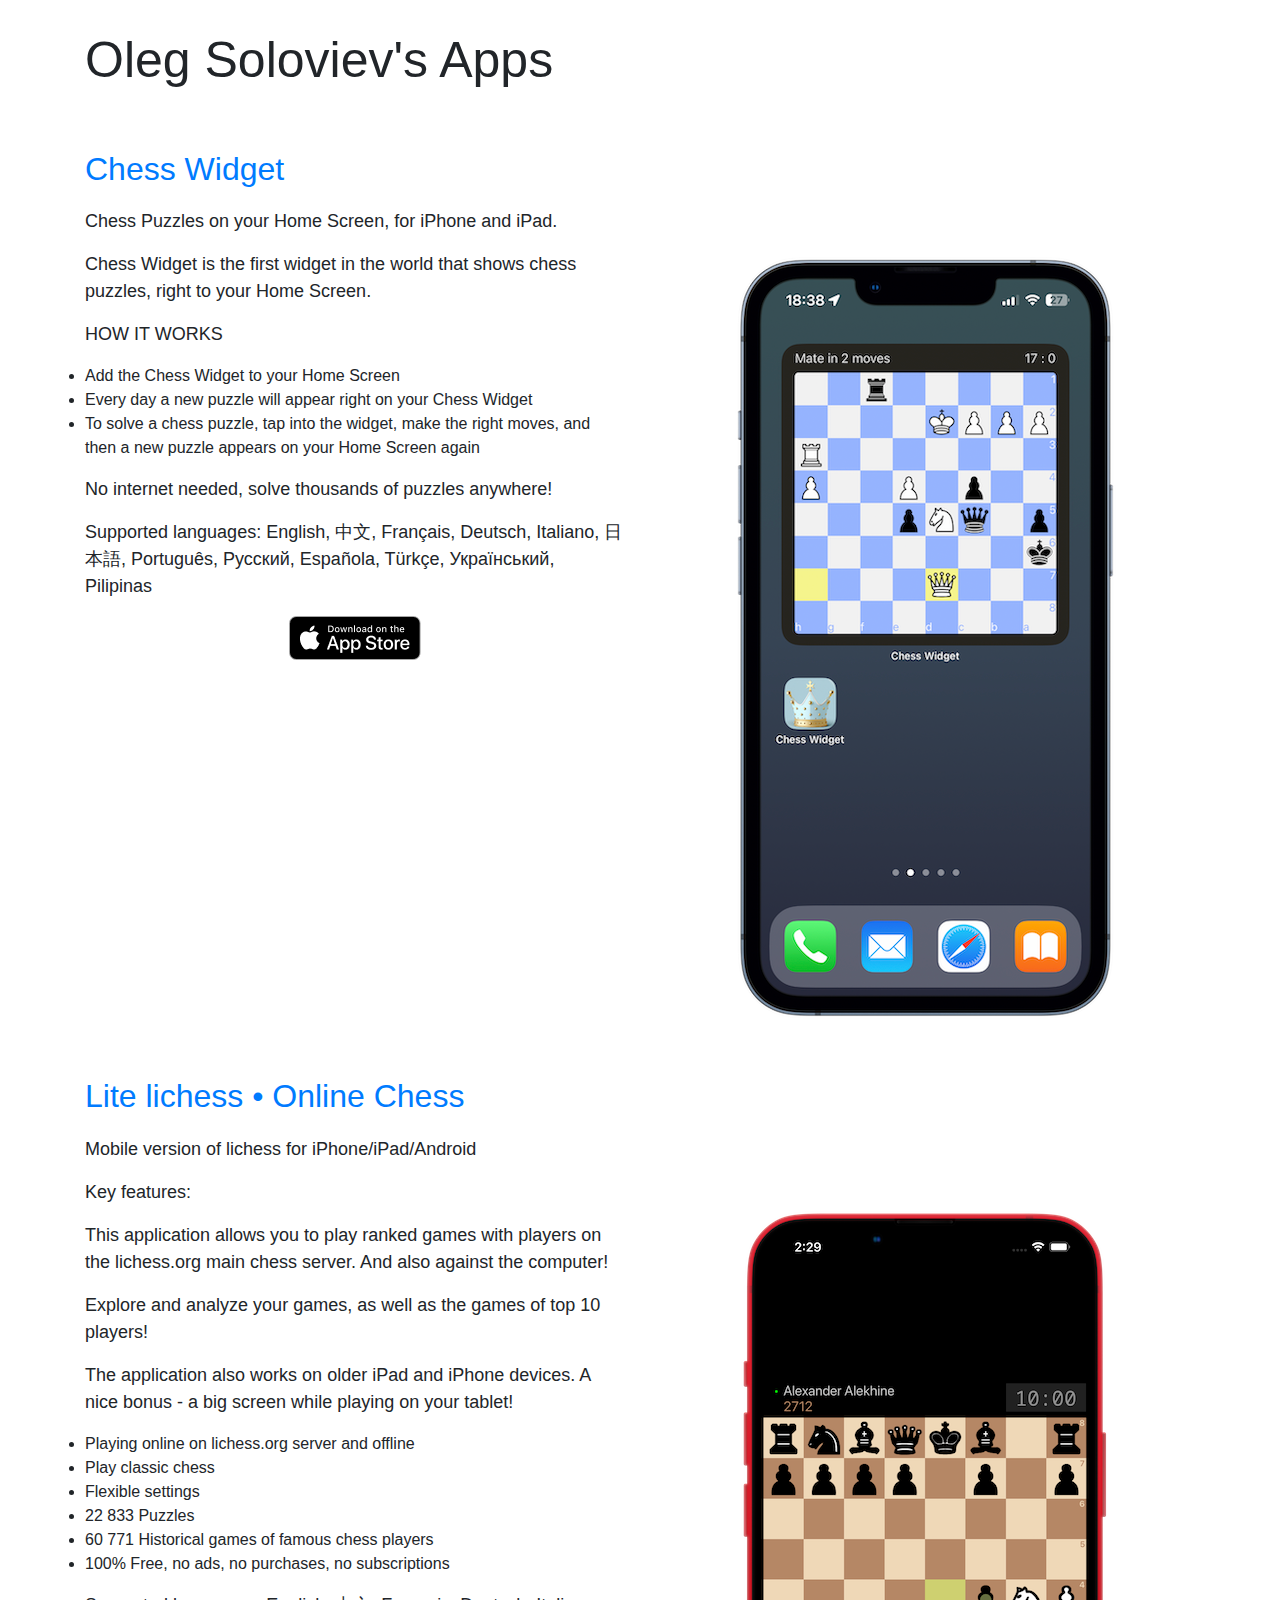
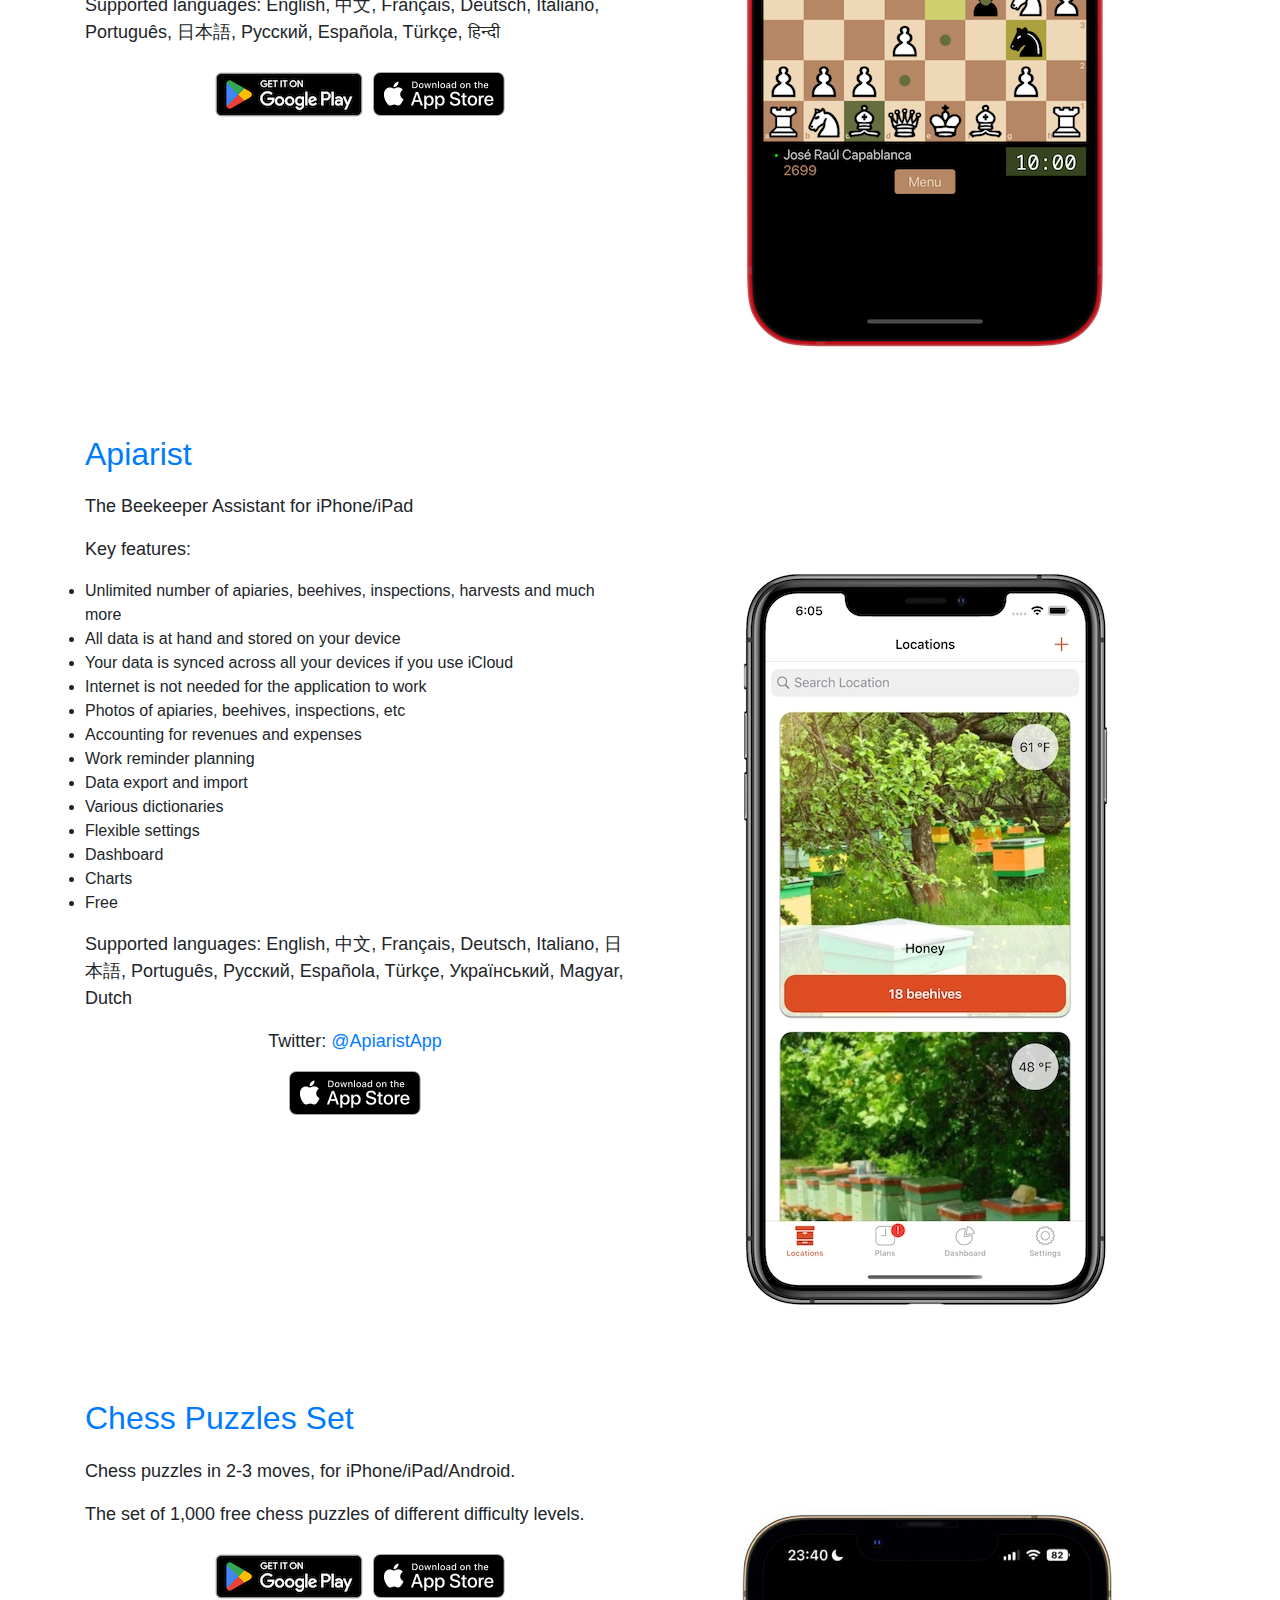
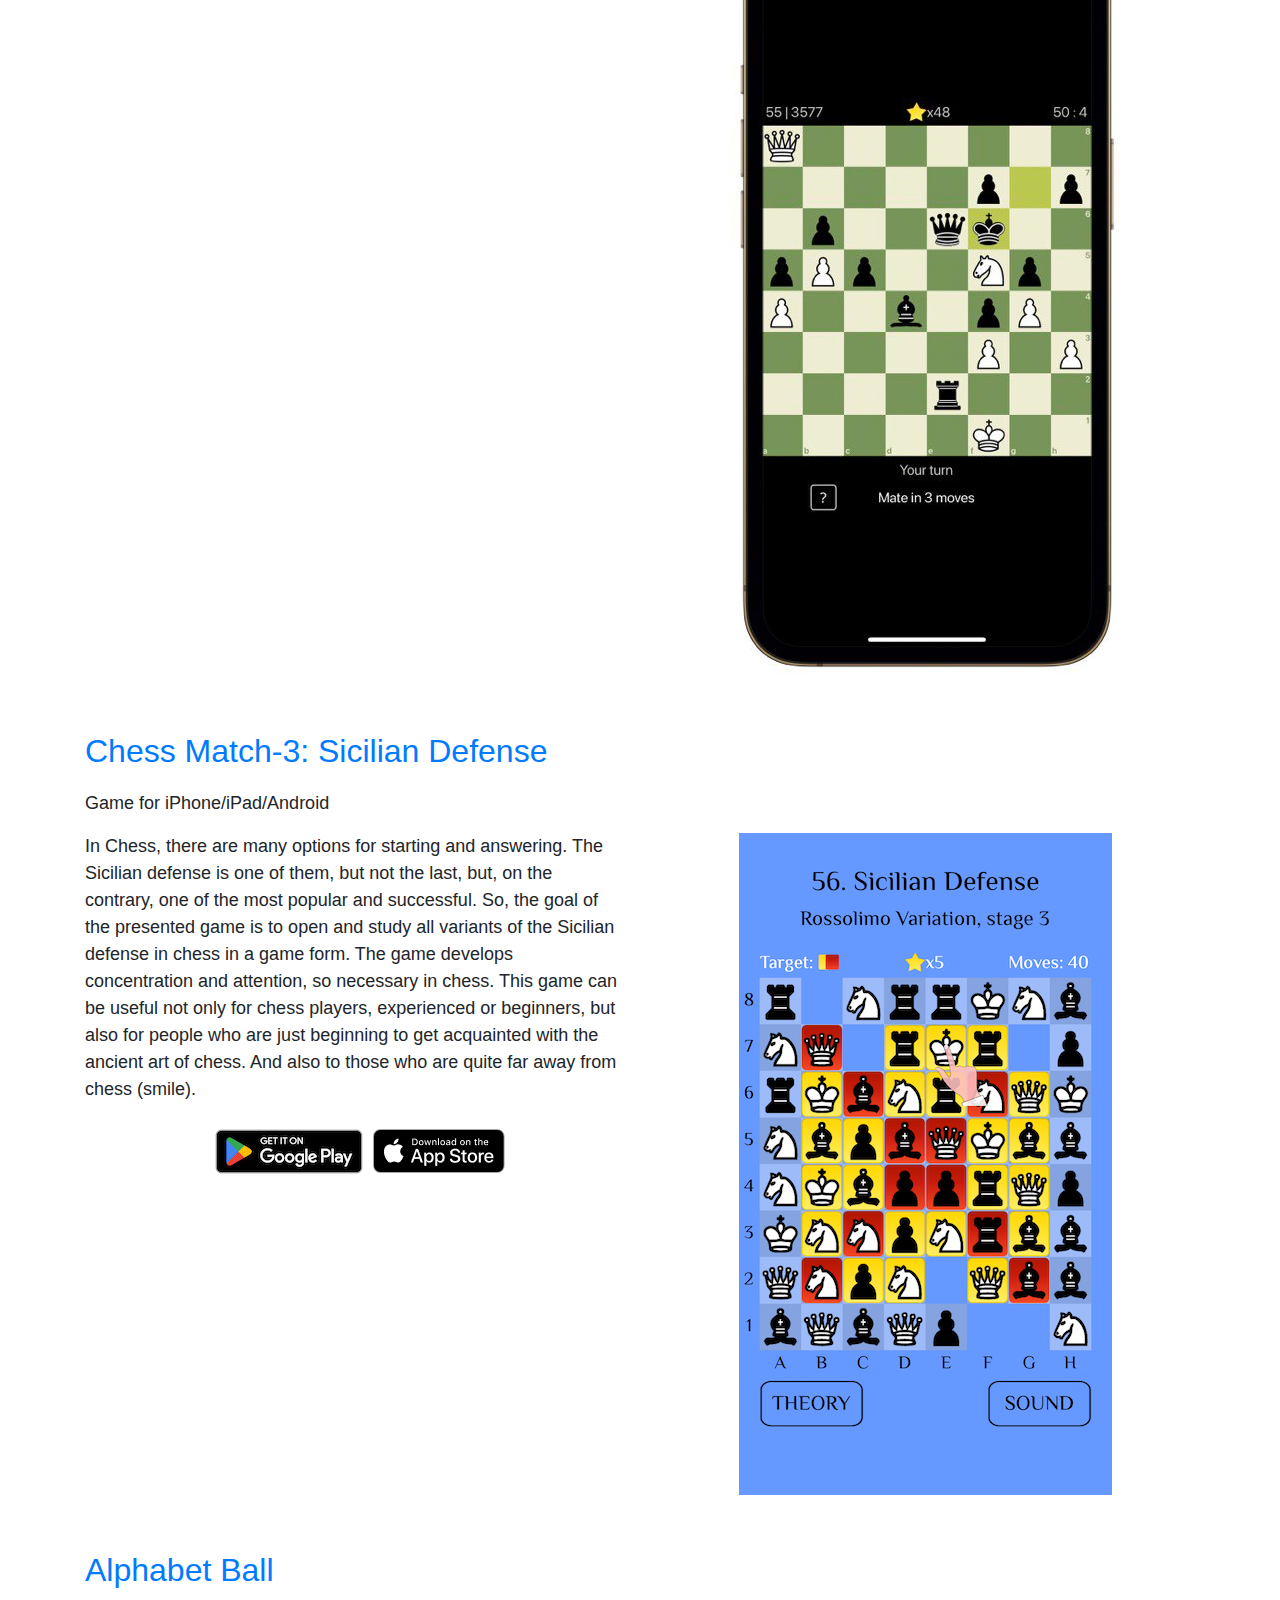
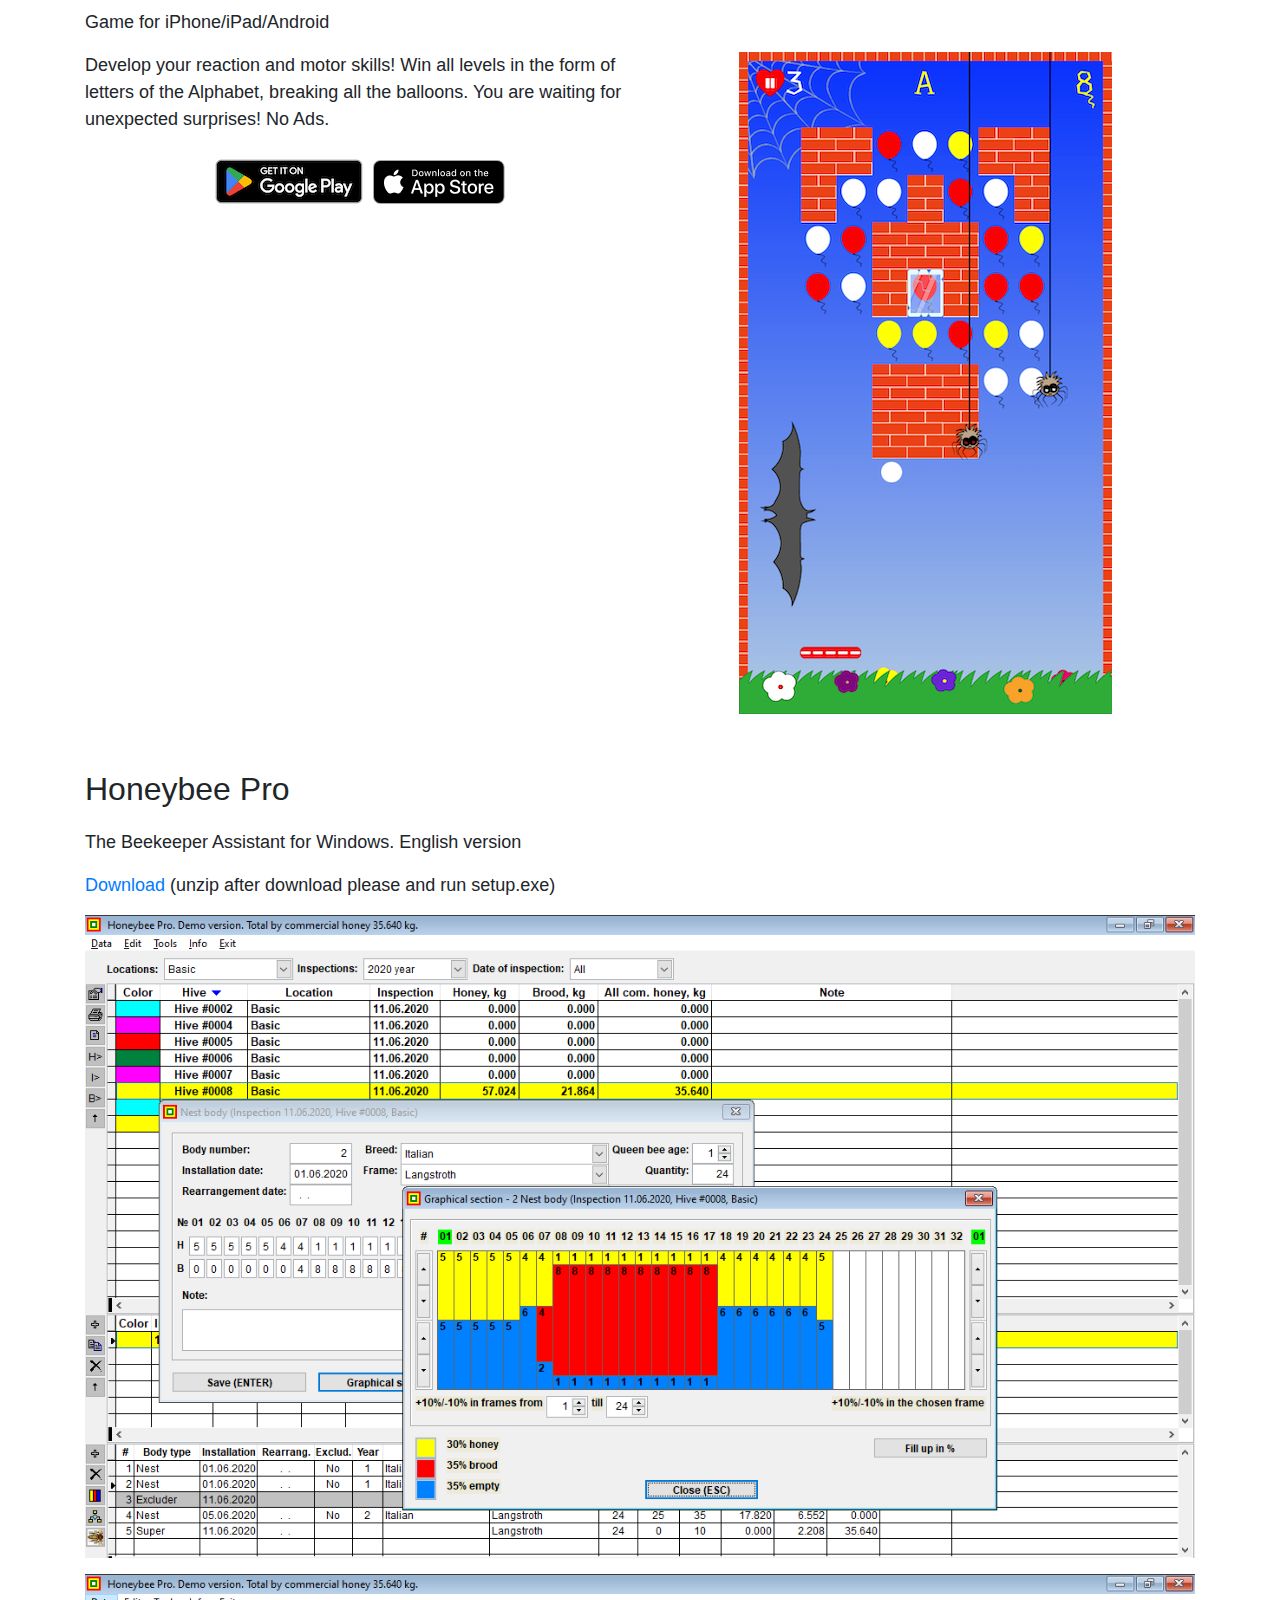
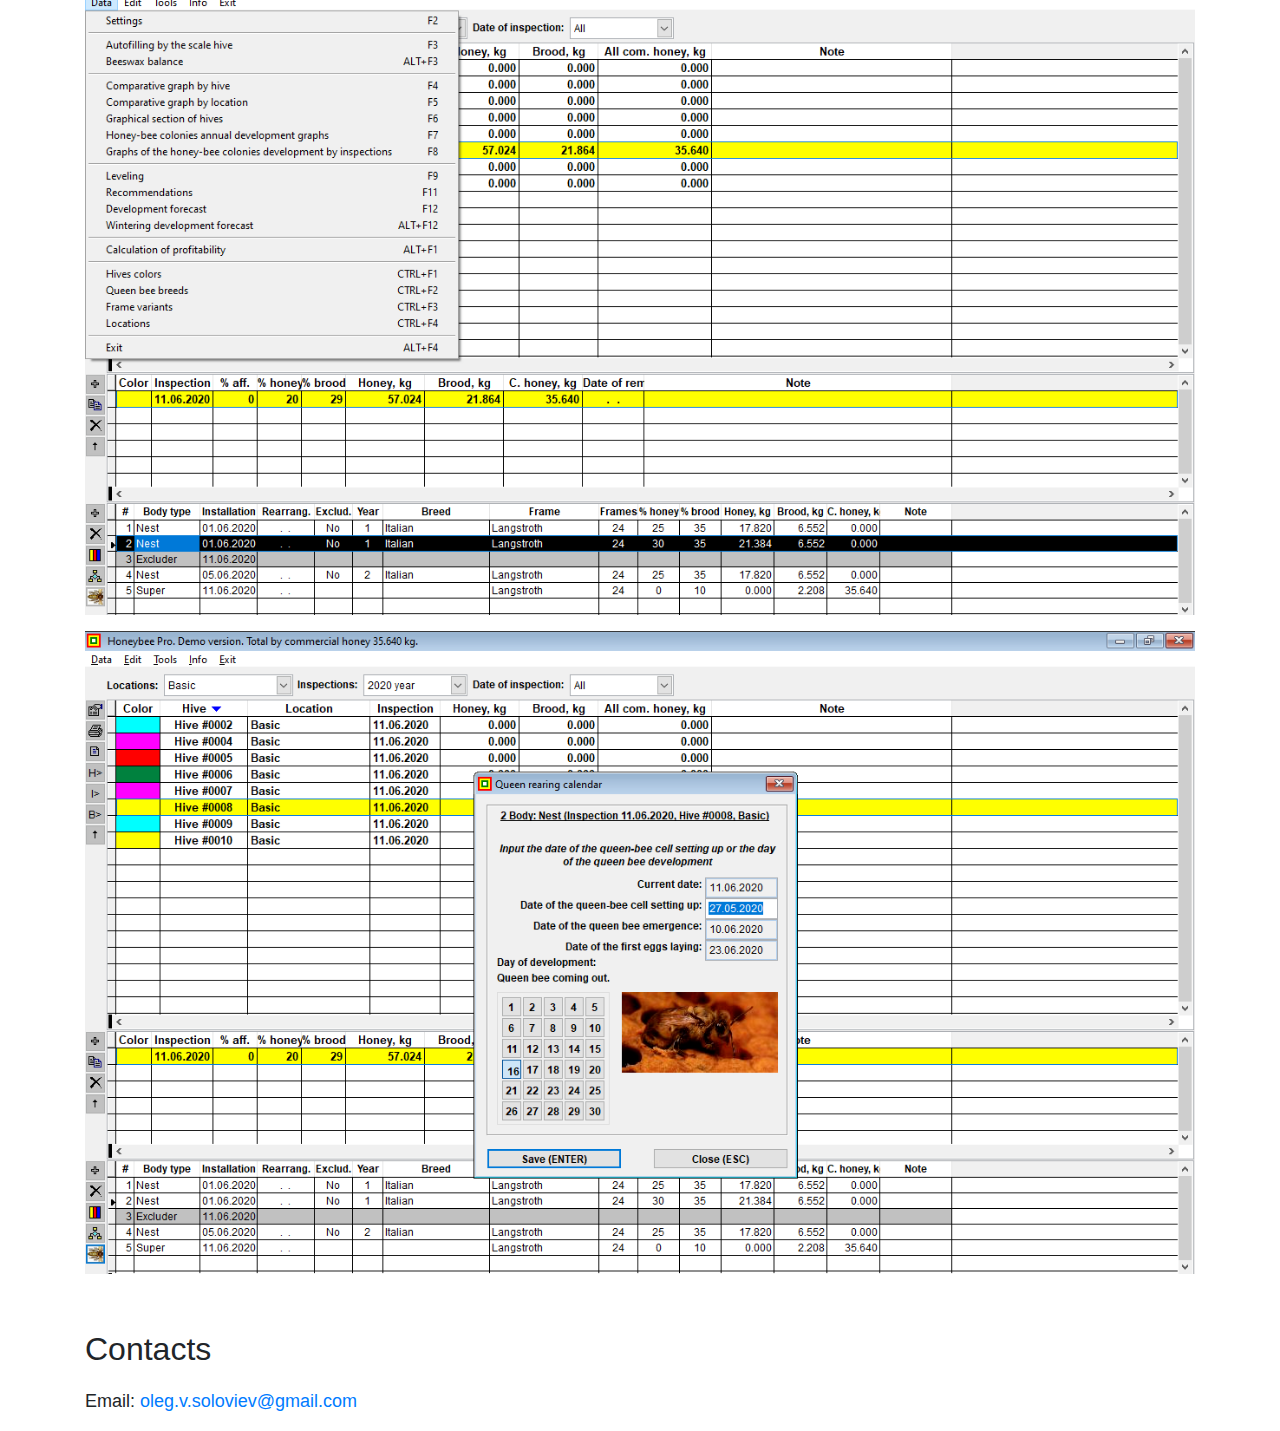
<file: index.html>
<!DOCTYPE html>
<html>
<head>
  <title>Oleg Soloviev's Apps</title>
  <meta charset="utf-8">
  <meta http-equiv="X-UA-Compatible" content="IE=edge">
  <meta name="viewport" content="width=device-width, initial-scale=1">
  <link rel="stylesheet" href="https://stackpath.bootstrapcdn.com/bootstrap/4.3.1/css/bootstrap.min.css" integrity="sha384-ggOyR0iXCbMQv3Xipma34MD+dH/1fQ784/j6cY/iJTQUOhcWr7x9JvoRxT2MZw1T" crossorigin="anonymous">
  <style type="text/css">
    img{
      max-width: 100%;
      max-height: 100%;
    }
    h1{
      font-size:50px;
      margin-top: 30px;
      margin-bottom: 20px;
    }
    h2{
      margin-top: 40px;
      margin-bottom: 20px;
    }
    p {
      font-size: 18px;
    }
  </style>
</head>
<body>
  <div class="container" >
    <div class="row">
      <div class="col-12">
        <h1>Oleg Soloviev's Apps</h1>
      </div>
    </div>
  </div>
  <div class="container" >
    <div class="row">
      <div class="col-12">
          <h2><a href="https://apps.apple.com/app/id1645667912">Chess Widget</a></h2>
          <p>Chess Puzzles on your Home Screen, for iPhone and iPad.</p>
      </div>
    </div>
  </div>
  <div class="container" >
    <div class="row">
      <div class="col-12 col-sm-12 col-md-6 col-lg-6 col-xl-6">
          <p>Chess Widget is the first widget in the world that shows chess puzzles, right to your Home Screen.</p>
          <p></p>
          <p>HOW IT WORKS</p>
          <li>Add the Chess Widget to your Home Screen</li>
          <li>Every day a new puzzle will appear right on your Chess Widget</li>
          <li>To solve a chess puzzle, tap into the widget, make the right moves, and then a new puzzle appears on your Home Screen again</li>
          <p></p>
          <p>No internet needed, solve thousands of puzzles anywhere!</p>
          <p></p>
          <p>Supported languages: English, 中文, Français, Deutsch, Italiano, 日本語, Português, Русский, Española, Türkçe, Український, Pilipinas</p>
          <p></p>
          <p style="text-align: center;"><a href="https://apps.apple.com/app/id1645667912"><img src="images/ios.png"></a></p>
      </div>
      <div class="col-12 col-sm-12 col-md-6 col-lg-6 col-xl-6">
        <p style="text-align: center;"><a href="https://apps.apple.com/app/id1645667912"><img src="images/ios_chesswidget.png"></a></p>
      </div>
    </div>
  </div>
  <div class="container" >
    <div class="row">
      <div class="col-12">
          <h2><a href="https://apps.apple.com/app/id1586503086">Lite lichess • Online Chess</a></h2>
          <p>Mobile version of lichess for iPhone/iPad/Android</p>
      </div>
    </div>
  </div>
  <div class="container" >
    <div class="row">
      <div class="col-12 col-sm-12 col-md-6 col-lg-6 col-xl-6">
          <p>Key features:</p>
          <p>This application allows you to play ranked games with players on the lichess.org main chess server. And also against the computer!</p>
          <p></p>
          <p>Explore and analyze your games, as well as the games of top 10 players!</p>
          <p></p>
          <p>The application also works on older iPad and iPhone devices. A nice bonus - a big screen while playing on your tablet!</p>
          <li>Playing online on lichess.org server and offline</li>
          <li>Play classic chess</li>
          <li>Flexible settings</li>
          <li>22 833 Puzzles</li>
          <li>60 771 Historical games of famous chess players</li>
          <li>100% Free, no ads, no purchases, no subscriptions</li>
          <p></p>
          <p>Supported languages: English, 中文, Français, Deutsch, Italiano, Português, 日本語, Русский, Española, Türkçe, हिन्दी</p>
          <p></p>
          <p style="text-align: center;"><a href="https://play.google.com/store/apps/details?id=me.varton.lightlc"><img src="images/androidne.png"></a><a href="https://apps.apple.com/app/id1586503086"><img src="images/ios.png"></a></p>
          <p></p>
      </div>
      <div class="col-12 col-sm-12 col-md-6 col-lg-6 col-xl-6">
        <p style="text-align: center;"><a href="https://apps.apple.com/app/id1586503086"><img src="images/ios_lightlc.png"></a></p>
      </div>
    </div>
  </div>
  <div class="container" >
    <div class="row">
      <div class="col-12">
          <h2><a href="https://apps.apple.com/app/id1436515928">Apiarist</a></h2>
          <p>The Beekeeper Assistant for iPhone/iPad</p>
      </div>
    </div>
  </div>
  <div class="container" >
    <div class="row">
      <div class="col-12 col-sm-12 col-md-6 col-lg-6 col-xl-6">
          <p>Key features:</p>
          <li>Unlimited number of apiaries, beehives, inspections, harvests and much more</li>
          <li>All data is at hand and stored on your device</li>
          <li>Your data is synced across all your devices if you use iCloud</li>
          <li>Internet is not needed for the application to work</li>
          <li>Photos of apiaries, beehives, inspections, etc</li>
          <li>Accounting for revenues and expenses</li>
          <li>Work reminder planning</li>
          <li>Data export and import</li>
          <li>Various dictionaries</li>
          <li>Flexible settings</li>
          <li>Dashboard</li>
          <li>Charts</li>
          <li>Free</li>
          <p></p>
          <p>Supported languages: English, 中文, Français, Deutsch, Italiano, 日本語, Português, Русский, Española, Türkçe, Український, Magyar, Dutch</p>
          <p></p>
          <p style="text-align: center;">Twitter: <a href="https://twitter.com/ApiaristApp">@ApiaristApp</a></p>
          <p style="text-align: center;"><a href="https://apps.apple.com/app/id1436515928"><img src="images/ios.png"></a></p>
      </div>
      <div class="col-12 col-sm-12 col-md-6 col-lg-6 col-xl-6">
        <p style="text-align: center;"><a href="https://apps.apple.com/app/id1436515928"><img src="images/ios_apiarist.jpg"></a></p>
      </div>
    </div>
  </div>
  <div class="container" >
    <div class="row">
      <div class="col-12">
          <h2><a href="https://apps.apple.com/app/id6443940949">Chess Puzzles Set</a></h2>
          <p>Chess puzzles in 2-3 moves, for iPhone/iPad/Android.</p>
      </div>
    </div>
  </div>
  <div class="container" >
    <div class="row">
      <div class="col-12 col-sm-12 col-md-6 col-lg-6 col-xl-6">
          <p>The set of 1,000 free chess puzzles of different difficulty levels.</p>
          <p></p>
          <p style="text-align: center;"><a href="https://play.google.com/store/apps/details?id=me.varton.chessPuzzles"><img src="images/androidne.png"></a><a href="https://apps.apple.com/app/id6443940949"><img src="images/ios.png"></a></p>
      </div>
      <div class="col-12 col-sm-12 col-md-6 col-lg-6 col-xl-6">
        <p style="text-align: center;"><a href="https://apps.apple.com/app/id6443940949"><img src="images/ios_puzzles.png"></a></p>
      </div>
    </div>
  </div>
  <div class="container" >
    <div class="row">
      <div class="col-12">
          <h2><a href="https://apps.apple.com/app/id1552908911">Chess Match-3: Sicilian Defense</a></h2>
          <p>Game for iPhone/iPad/Android</p>
      </div>
    </div>
  </div>
  <div class="container" >
    <div class="row">
      <div class="col-12 col-sm-12 col-md-6 col-lg-6 col-xl-6">
          <p>In Chess, there are many options for starting and answering. The Sicilian defense is one of them, but not the last, but, on the contrary, one of the most popular and successful. So, the goal of the presented game is to open and study all variants of the Sicilian defense in chess in a game form. The game develops concentration and attention, so necessary in chess. This game can be useful not only for chess players, experienced or beginners, but also for people who are just beginning to get acquainted with the ancient art of chess. And also to those who are quite far away from chess (smile).</p>
        <p></p>
        <p style="text-align: center;"><a href="https://play.google.com/store/apps/details?id=me.varton.Chess_Match"><img src="images/androidne.png"></a><a href="https://apps.apple.com/app/id1552908911"><img src="images/ios.png"></a></p>
        <p></p>
      </div>
      <div class="col-12 col-sm-12 col-md-6 col-lg-6 col-xl-6">
        <p style="text-align: center;"><a href="https://apps.apple.com/app/id1552908911"><img src="images/android_chessmatch.png"></a></p>
      </div>
    </div>
  </div>
  <div class="container" >
    <div class="row">
      <div class="col-12">
          <h2><a href="https://apps.apple.com/app/id1263912908">Alphabet Ball</a></h2>
          <p>Game for iPhone/iPad/Android</p>
      </div>
    </div>
  </div>
  <div class="container" >
    <div class="row">
      <div class="col-12 col-sm-12 col-md-6 col-lg-6 col-xl-6">
        <p>Develop your reaction and motor skills! Win all levels in the form of letters of the Alphabet, breaking all the balloons. You are waiting for unexpected surprises! No Ads.</p>
        <p></p>
        <p style="text-align: center;"><a href="https://play.google.com/store/apps/details?id=me.varton.Alphabet_Ball"><img src="images/androidne.png"></a><a href="https://apps.apple.com/app/id1263912908"><img src="images/ios.png"></a></p>
        <p></p>
      </div>
      <div class="col-12 col-sm-12 col-md-6 col-lg-6 col-xl-6">
        <p style="text-align: center;"><a href="https://apps.apple.com/app/id1263912908"><img src="images/android_alphabetball.png"></a></p>
      </div>
    </div>
  </div>
  <div class="container" >
    <div class="row">
      <div class="col-12">
          <h2>Honeybee Pro</h2>
          <p>The Beekeeper Assistant for Windows. English version</p>
          <p><a href="https://olegsoloviev.github.io/forwindows/HoneybeeProSetup.zip">Download</a> (unzip after download please and run setup.exe)</p>
          <p style="text-align: center;"><a href="https://olegsoloviev.github.io/forwindows/HoneybeeProSetup.zip"><img src="images/HoneybeePro.png"></a></p>
          <p style="text-align: center;"><a href="https://olegsoloviev.github.io/forwindows/HoneybeeProSetup.zip"><img src="images/HoneybeeProMenu.png"></a></p>
          <p style="text-align: center;"><a href="https://olegsoloviev.github.io/forwindows/HoneybeeProSetup.zip"><img src="images/HoneybeeProCalendar.png"></a></p>
      </div>
    </div>
  </div>
  <div class="container" >
    <div class="row">
      <div class="col-12">
        <h2>Contacts</h2>
      </div>
    </div>
  </div>
  <div class="container" >
    <div class="row">
      <div class="col-12">
          <p>Email: <a href="mailto: oleg.v.soloviev@gmail.com">oleg.v.soloviev@gmail.com</a></p>
      </div>
    </div>
  </div>
</body>
</html>
</file>
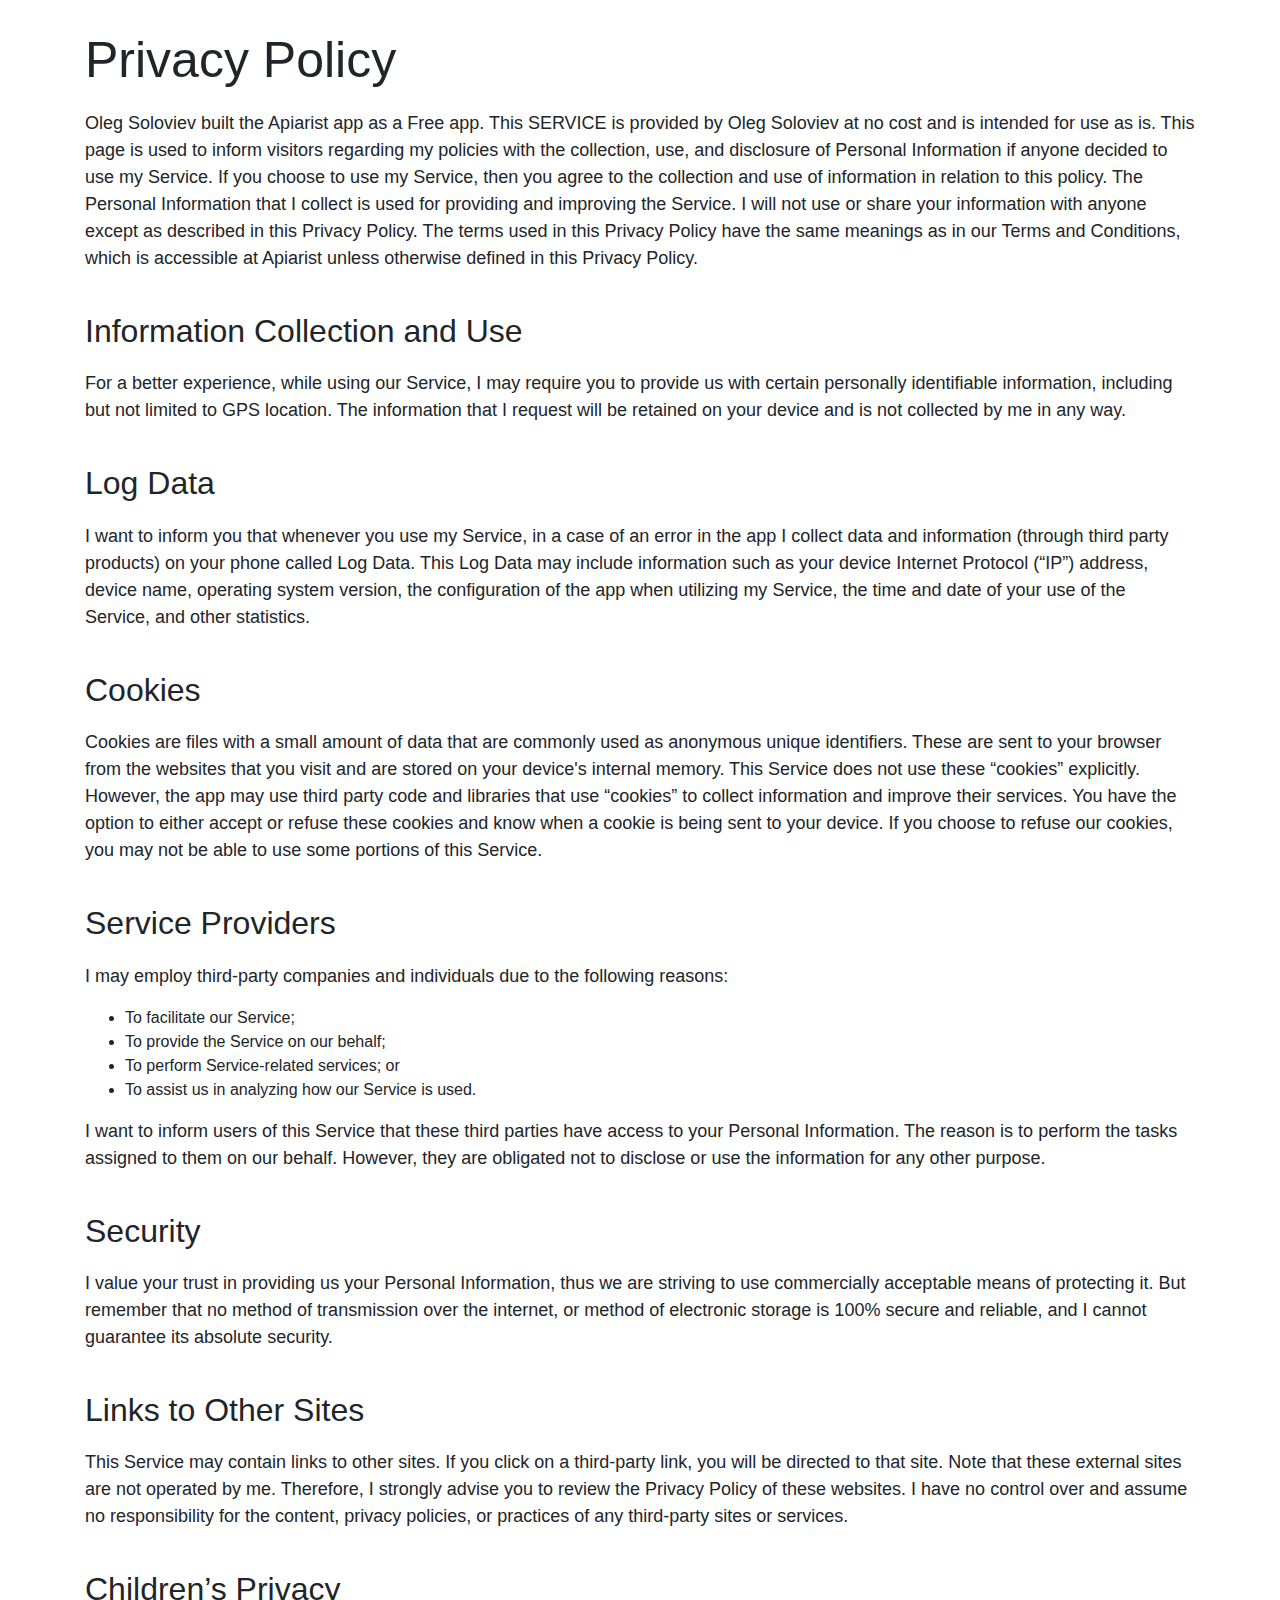
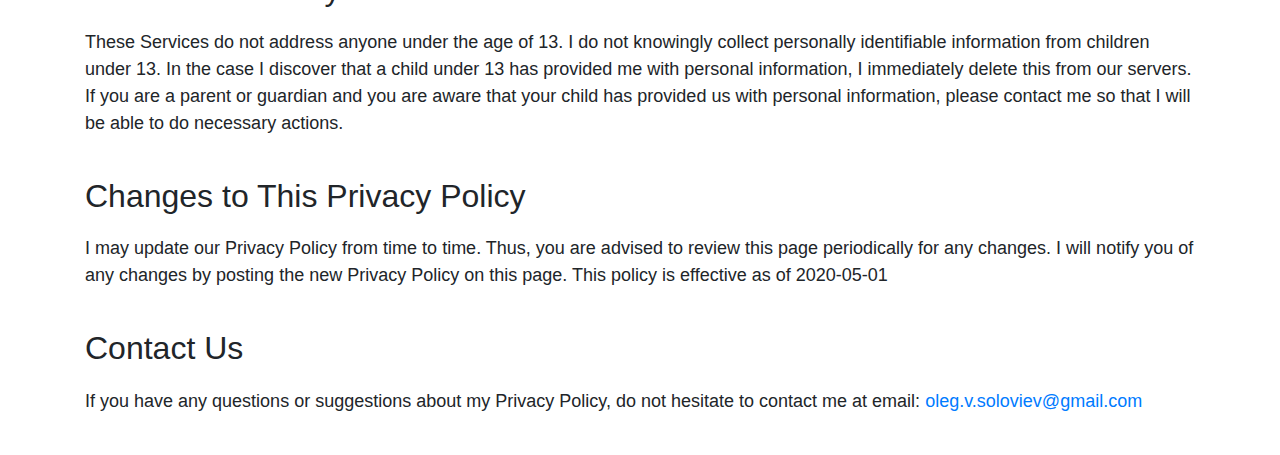
<file: privacy/index.html>
<!DOCTYPE html>
    <html>
    <head>
      <title>Privacy Policy</title>
      <meta charset="utf-8">
      <meta http-equiv="X-UA-Compatible" content="IE=edge">
      <meta name="viewport" content="width=device-width, initial-scale=1">
      <link rel="stylesheet" href="https://stackpath.bootstrapcdn.com/bootstrap/4.3.1/css/bootstrap.min.css" integrity="sha384-ggOyR0iXCbMQv3Xipma34MD+dH/1fQ784/j6cY/iJTQUOhcWr7x9JvoRxT2MZw1T" crossorigin="anonymous">
      <style type="text/css">
        img{
          max-width: 100%;
          max-height: 100%;
        }
        h1{
          font-size:50px;
          margin-top: 30px;
          margin-bottom: 20px;
        }
        h2{
          margin-top: 40px;
          margin-bottom: 20px;
        }
        p {
          font-size: 18px;
        }
      </style>
    </head>
    <body>
      <div class="container" >
        <div class="row">
          <div class="col-12">
            <h1>Privacy Policy</h1>
          </div>
        </div>
      </div>
      <div class="container" >
        <div class="row">
          <div class="col-12">
            <p>Oleg Soloviev built the Apiarist app as a Free app. This SERVICE is provided by Oleg Soloviev at no cost and is intended for use as is.
            This page is used to inform visitors regarding my policies with the collection, use, and disclosure of Personal Information if anyone decided to use my Service.
            If you choose to use my Service, then you agree to the collection and use of information in relation to this policy. The Personal Information that I collect is used for providing and improving the Service. I will not use or share your information with anyone except as described in this Privacy Policy.
            The terms used in this Privacy Policy have the same meanings as in our Terms and Conditions, which is accessible at Apiarist unless otherwise defined in this Privacy Policy.</p>
            <h2>Information Collection and Use</h2>
            <p>For a better experience, while using our Service, I may require you to provide us with certain personally identifiable information, including but not limited to GPS location. The information that I request will be retained on your device and is not collected by me in any way.</p>
            <h2>Log Data</h2>
            <p>I want to inform you that whenever you use my Service, in a case of an error in the app I collect data and information (through third party products) on your phone called Log Data. This Log Data may include information such as your device Internet Protocol (“IP”) address, device name, operating system version, the configuration of the app when utilizing my Service, the time and date of your use of the Service, and other statistics.</p>
            <h2>Cookies</h2>
            <p>Cookies are files with a small amount of data that are commonly used as anonymous unique identifiers. These are sent to your browser from the websites that you visit and are stored on your device's internal memory.
            This Service does not use these “cookies” explicitly. However, the app may use third party code and libraries that use “cookies” to collect information and improve their services. You have the option to either accept or refuse these cookies and know when a cookie is being sent to your device. If you choose to refuse our cookies, you may not be able to use some portions of this Service.</p>
            <h2>Service Providers</h2>
            <p>I may employ third-party companies and individuals due to the following reasons:</p>
            <p><ul><li>To facilitate our Service;</li> <li>To provide the Service on our behalf;</li> <li>To perform Service-related services; or</li> <li>To assist us in analyzing how our Service is used.</li></ul></p>
            <p>I want to inform users of this Service that these third parties have access to your Personal Information. The reason is to perform the tasks assigned to them on our behalf. However, they are obligated not to disclose or use the information for any other purpose.</p>
            <h2>Security</h2>
            <p>I value your trust in providing us your Personal Information, thus we are striving to use commercially acceptable means of protecting it. But remember that no method of transmission over the internet, or method of electronic storage is 100% secure and reliable, and I cannot guarantee its absolute security.</p>
            <h2>Links to Other Sites</h2>
            <p>This Service may contain links to other sites. If you click on a third-party link, you will be directed to that site. Note that these external sites are not operated by me. Therefore, I strongly advise you to review the Privacy Policy of these websites. I have no control over and assume no responsibility for the content, privacy policies, or practices of any third-party sites or services.</p>
            <h2>Children’s Privacy</h2>
            <p>These Services do not address anyone under the age of 13. I do not knowingly collect personally identifiable information from children under 13. In the case I discover that a child under 13 has provided me with personal information, I immediately delete this from our servers. If you are a parent or guardian and you are aware that your child has provided us with personal information, please contact me so that I will be able to do necessary actions.</p>
            <h2>Changes to This Privacy Policy</h2>
            <p>I may update our Privacy Policy from time to time. Thus, you are advised to review this page periodically for any changes. I will notify you of any changes by posting the new Privacy Policy on this page.
            This policy is effective as of 2020-05-01</p>
            <h2>Contact Us</h2>
            <p>If you have any questions or suggestions about my Privacy Policy, do not hesitate to contact me at email: <a href="mailto: oleg.v.soloviev@gmail.com">oleg.v.soloviev@gmail.com</a></p>
            <h2></h2>
          </div>
        </div>
      </div>
    </body>
    </html>
</file>
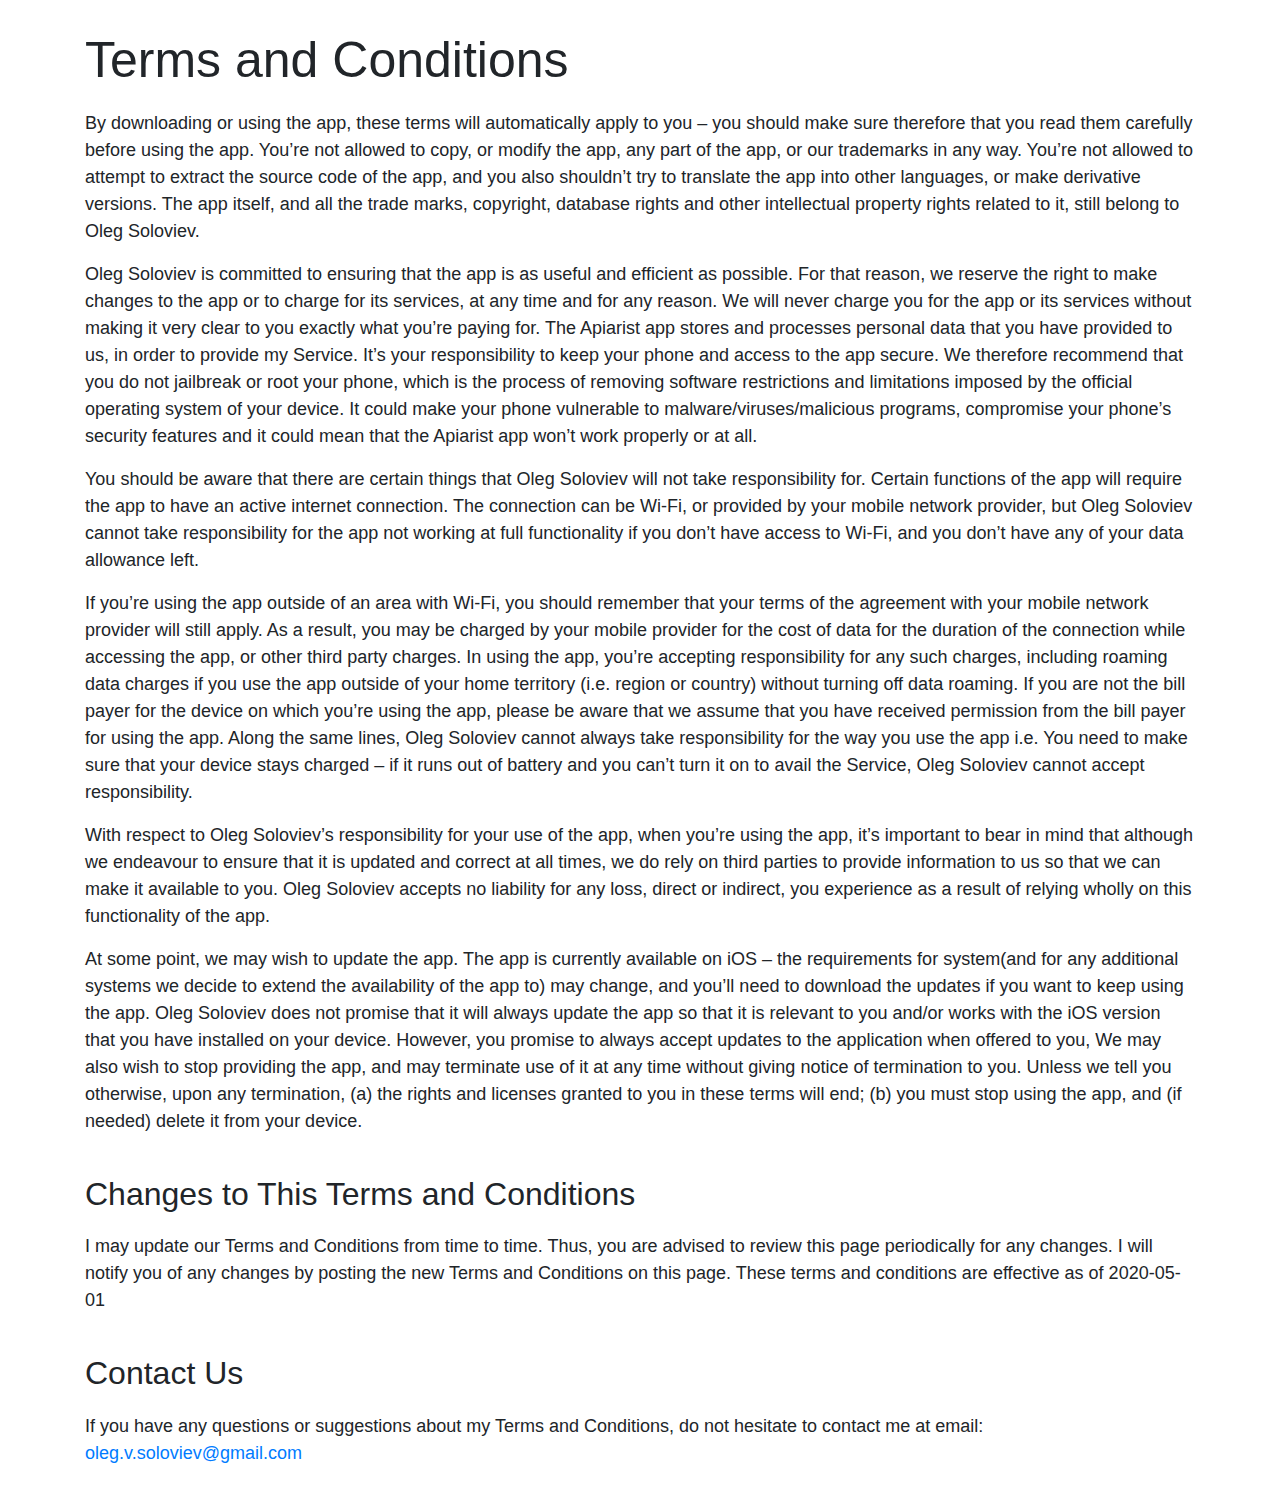
<file: terms/index.html>
<!DOCTYPE html>
<html>
<head>
  <title>Terms and Conditions</title>
  <meta charset="utf-8">
  <meta http-equiv="X-UA-Compatible" content="IE=edge">
  <meta name="viewport" content="width=device-width, initial-scale=1">
  <link rel="stylesheet" href="https://stackpath.bootstrapcdn.com/bootstrap/4.3.1/css/bootstrap.min.css" integrity="sha384-ggOyR0iXCbMQv3Xipma34MD+dH/1fQ784/j6cY/iJTQUOhcWr7x9JvoRxT2MZw1T" crossorigin="anonymous">
  <style type="text/css">
    img{
      max-width: 100%;
      max-height: 100%;
    }
    h1{
      font-size:50px;
      margin-top: 30px;
      margin-bottom: 20px;
    }
    h2{
      margin-top: 40px;
      margin-bottom: 20px;
    }
    p {
      font-size: 18px;
    }
  </style>
</head>
<body>
  <div class="container" >
    <div class="row">
      <div class="col-12">
        <h1>Terms and Conditions</h1>
      </div>
    </div>
  </div>
  <div class="container" >
    <div class="row">
      <div class="col-12">
        <p>By downloading or using the app, these terms will automatically apply to you – you should make sure therefore that you read them carefully before using the app. You’re not allowed to copy, or modify the app, any part of the app, or our trademarks in any way. You’re not allowed to attempt to extract the source code of the app, and you also shouldn’t try to translate the app into other languages, or make derivative versions. The app itself, and all the trade marks, copyright, database rights and other intellectual property rights related to it, still belong to Oleg Soloviev.</p>
        <p>Oleg Soloviev is committed to ensuring that the app is as useful and efficient as possible. For that reason, we reserve the right to make changes to the app or to charge for its services, at any time and for any reason. We will never charge you for the app or its services without making it very clear to you exactly what you’re paying for.
        The Apiarist app stores and processes personal data that you have provided to us, in order to provide my Service. It’s your responsibility to keep your phone and access to the app secure. We therefore recommend that you do not jailbreak or root your phone, which is the process of removing software restrictions and limitations imposed by the official operating system of your device. It could make your phone vulnerable to malware/viruses/malicious programs, compromise your phone’s security features and it could mean that the Apiarist app won’t work properly or at all.</p>
        <p>You should be aware that there are certain things that Oleg Soloviev will not take responsibility for. Certain functions of the app will require the app to have an active internet connection. The connection can be Wi-Fi, or provided by your mobile network provider, but Oleg Soloviev cannot take responsibility for the app not working at full functionality if you don’t have access to Wi-Fi, and you don’t have any of your data allowance left.</p>
        <p>If you’re using the app outside of an area with Wi-Fi, you should remember that your terms of the agreement with your mobile network provider will still apply. As a result, you may be charged by your mobile provider for the cost of data for the duration of the connection while accessing the app, or other third party charges. In using the app, you’re accepting responsibility for any such charges, including roaming data charges if you use the app outside of your home territory (i.e. region or country) without turning off data roaming. If you are not the bill payer for the device on which you’re using the app, please be aware that we assume that you have received permission from the bill payer for using the app.
        Along the same lines, Oleg Soloviev cannot always take responsibility for the way you use the app i.e. You need to make sure that your device stays charged – if it runs out of battery and you can’t turn it on to avail the Service, Oleg Soloviev cannot accept responsibility.</p>
        <p>With respect to Oleg Soloviev’s responsibility for your use of the app, when you’re using the app, it’s important to bear in mind that although we endeavour to ensure that it is updated and correct at all times, we do rely on third parties to provide information to us so that we can make it available to you. Oleg Soloviev accepts no liability for any loss, direct or indirect, you experience as a result of relying wholly on this functionality of the app.</p>
        <p>At some point, we may wish to update the app. The app is currently available on iOS – the requirements for system(and for any additional systems we decide to extend the availability of the app to) may change, and you’ll need to download the updates if you want to keep using the app. Oleg Soloviev does not promise that it will always update the app so that it is relevant to you and/or works with the iOS version that you have installed on your device. However, you promise to always accept updates to the application when offered to you, We may also wish to stop providing the app, and may terminate use of it at any time without giving notice of termination to you. Unless we tell you otherwise, upon any termination, (a) the rights and licenses granted to you in these terms will end; (b) you must stop using the app, and (if needed) delete it from your device.</p>
        <h2>Changes to This Terms and Conditions</h2>
        <p>I may update our Terms and Conditions from time to time. Thus, you are advised to review this page periodically for any changes. I will notify you of any changes by posting the new Terms and Conditions on this page.
        These terms and conditions are effective as of 2020-05-01</p>
        <h2>Contact Us</h2>
        <p>If you have any questions or suggestions about my Terms and Conditions, do not hesitate to contact me at email: <a href="mailto: oleg.v.soloviev@gmail.com">oleg.v.soloviev@gmail.com</a></p>
        <h2></h2>
      </div>
    </div>
  </div>
</body>
</html>
</file>
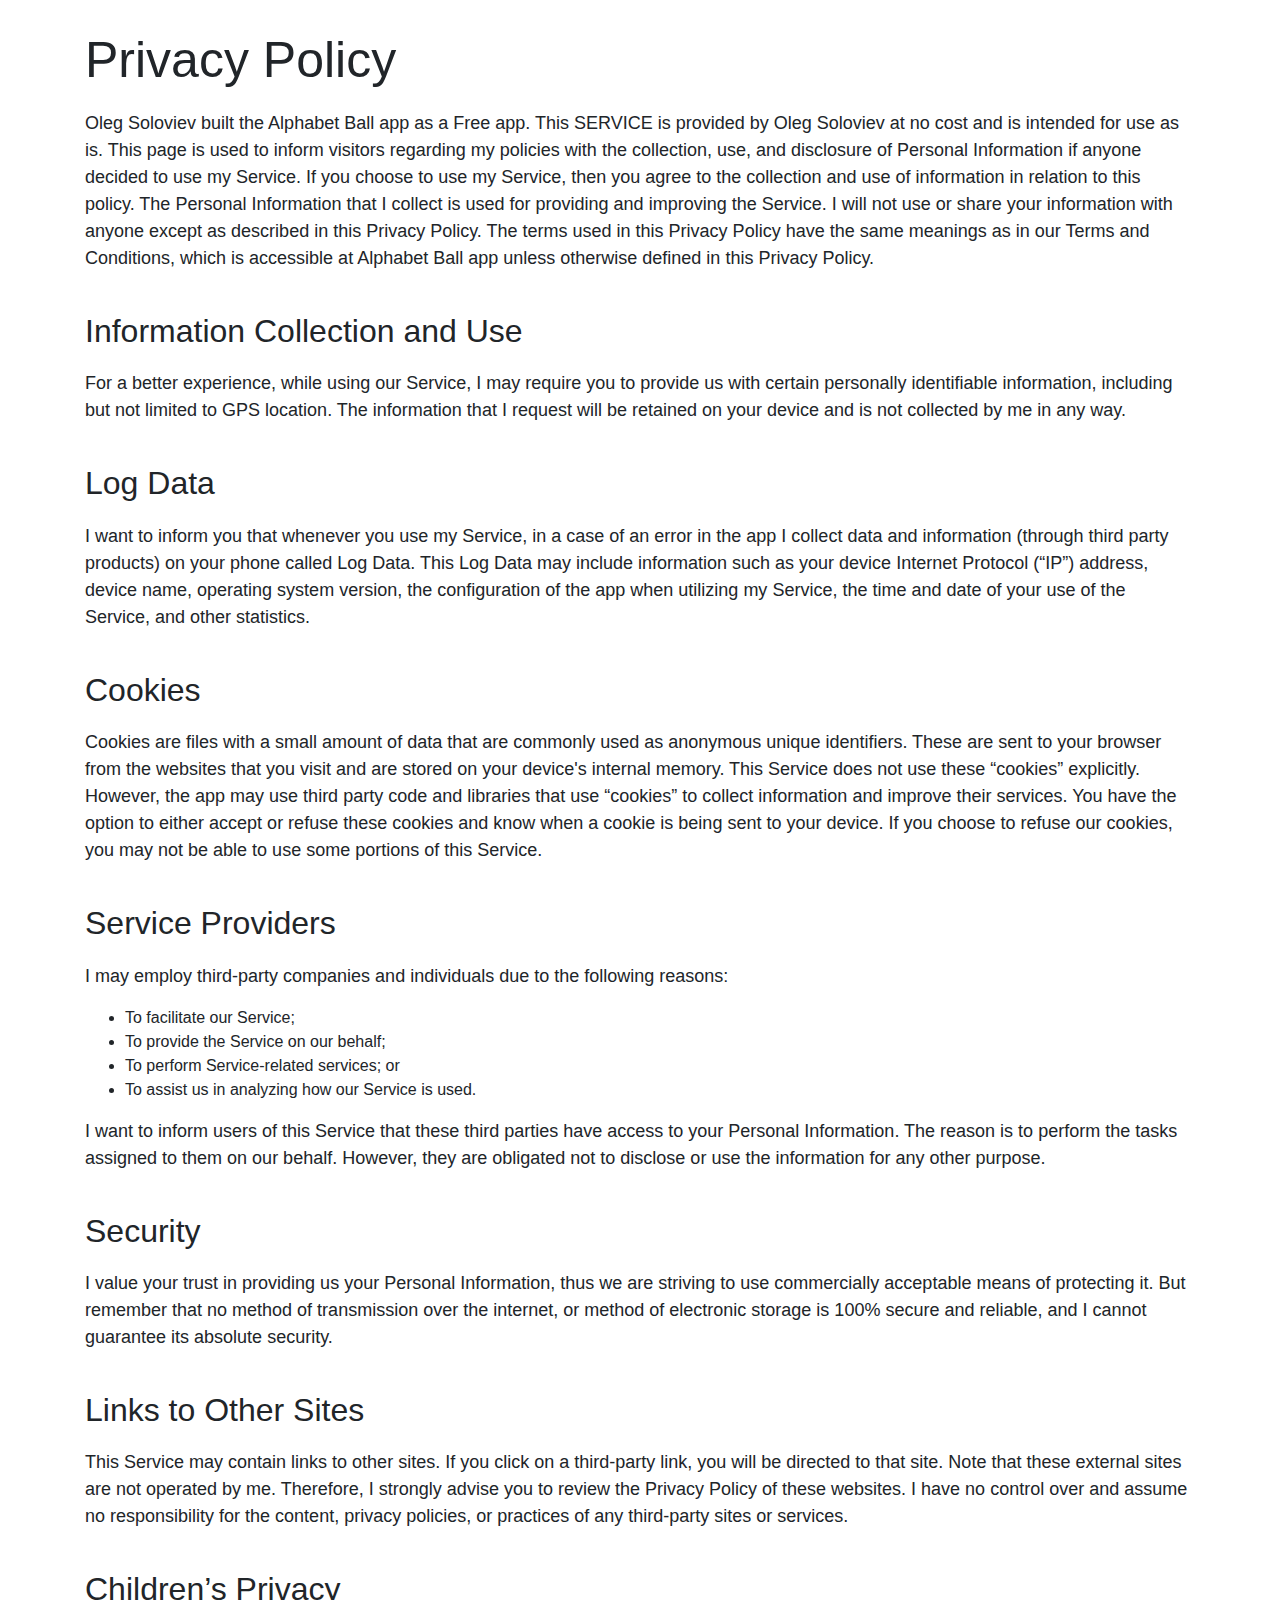
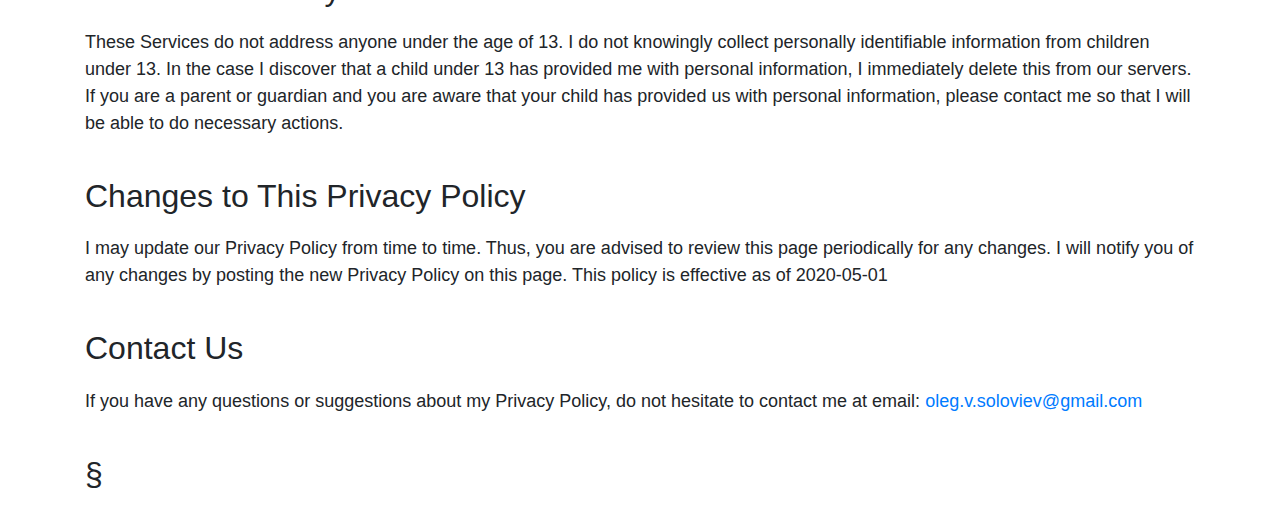
<file: alphabetballeng/privacy/index.html>
<!DOCTYPE html>
    <html>
    <head>
      <title>Privacy Policy</title>
      <meta charset="utf-8">
      <meta http-equiv="X-UA-Compatible" content="IE=edge">
      <meta name="viewport" content="width=device-width, initial-scale=1">
      <link rel="stylesheet" href="https://stackpath.bootstrapcdn.com/bootstrap/4.3.1/css/bootstrap.min.css" integrity="sha384-ggOyR0iXCbMQv3Xipma34MD+dH/1fQ784/j6cY/iJTQUOhcWr7x9JvoRxT2MZw1T" crossorigin="anonymous">
      <style type="text/css">
        img{
          max-width: 100%;
          max-height: 100%;
        }
        h1{
          font-size:50px;
          margin-top: 30px;
          margin-bottom: 20px;
        }
        h2{
          margin-top: 40px;
          margin-bottom: 20px;
        }
        p {
          font-size: 18px;
        }
      </style>
    </head>
    <body>
      <div class="container" >
        <div class="row">
          <div class="col-12">
            <h1>Privacy Policy</h1>
          </div>
        </div>
      </div>
      <div class="container" >
        <div class="row">
          <div class="col-12">
            <p>Oleg Soloviev built the Alphabet Ball app as a Free app. This SERVICE is provided by Oleg Soloviev at no cost and is intended for use as is.
            This page is used to inform visitors regarding my policies with the collection, use, and disclosure of Personal Information if anyone decided to use my Service.
            If you choose to use my Service, then you agree to the collection and use of information in relation to this policy. The Personal Information that I collect is used for providing and improving the Service. I will not use or share your information with anyone except as described in this Privacy Policy.
            The terms used in this Privacy Policy have the same meanings as in our Terms and Conditions, which is accessible at Alphabet Ball app unless otherwise defined in this Privacy Policy.</p>
            <h2>Information Collection and Use</h2>
            <p>For a better experience, while using our Service, I may require you to provide us with certain personally identifiable information, including but not limited to GPS location. The information that I request will be retained on your device and is not collected by me in any way.</p>
            <h2>Log Data</h2>
            <p>I want to inform you that whenever you use my Service, in a case of an error in the app I collect data and information (through third party products) on your phone called Log Data. This Log Data may include information such as your device Internet Protocol (“IP”) address, device name, operating system version, the configuration of the app when utilizing my Service, the time and date of your use of the Service, and other statistics.</p>
            <h2>Cookies</h2>
            <p>Cookies are files with a small amount of data that are commonly used as anonymous unique identifiers. These are sent to your browser from the websites that you visit and are stored on your device's internal memory.
            This Service does not use these “cookies” explicitly. However, the app may use third party code and libraries that use “cookies” to collect information and improve their services. You have the option to either accept or refuse these cookies and know when a cookie is being sent to your device. If you choose to refuse our cookies, you may not be able to use some portions of this Service.</p>
            <h2>Service Providers</h2>
            <p>I may employ third-party companies and individuals due to the following reasons:</p>
            <p><ul><li>To facilitate our Service;</li> <li>To provide the Service on our behalf;</li> <li>To perform Service-related services; or</li> <li>To assist us in analyzing how our Service is used.</li></ul></p>
            <p>I want to inform users of this Service that these third parties have access to your Personal Information. The reason is to perform the tasks assigned to them on our behalf. However, they are obligated not to disclose or use the information for any other purpose.</p>
            <h2>Security</h2>
            <p>I value your trust in providing us your Personal Information, thus we are striving to use commercially acceptable means of protecting it. But remember that no method of transmission over the internet, or method of electronic storage is 100% secure and reliable, and I cannot guarantee its absolute security.</p>
            <h2>Links to Other Sites</h2>
            <p>This Service may contain links to other sites. If you click on a third-party link, you will be directed to that site. Note that these external sites are not operated by me. Therefore, I strongly advise you to review the Privacy Policy of these websites. I have no control over and assume no responsibility for the content, privacy policies, or practices of any third-party sites or services.</p>
            <h2>Children’s Privacy</h2>
            <p>These Services do not address anyone under the age of 13. I do not knowingly collect personally identifiable information from children under 13. In the case I discover that a child under 13 has provided me with personal information, I immediately delete this from our servers. If you are a parent or guardian and you are aware that your child has provided us with personal information, please contact me so that I will be able to do necessary actions.</p>
            <h2>Changes to This Privacy Policy</h2>
            <p>I may update our Privacy Policy from time to time. Thus, you are advised to review this page periodically for any changes. I will notify you of any changes by posting the new Privacy Policy on this page.
            This policy is effective as of 2020-05-01</p>
            <h2>Contact Us</h2>
            <p>If you have any questions or suggestions about my Privacy Policy, do not hesitate to contact me at email: <a href="mailto: oleg.v.soloviev@gmail.com">oleg.v.soloviev@gmail.com</a></p>
            <h2>§</h2>
          </div>
        </div>
      </div>
    </body>
    </html>
</file>
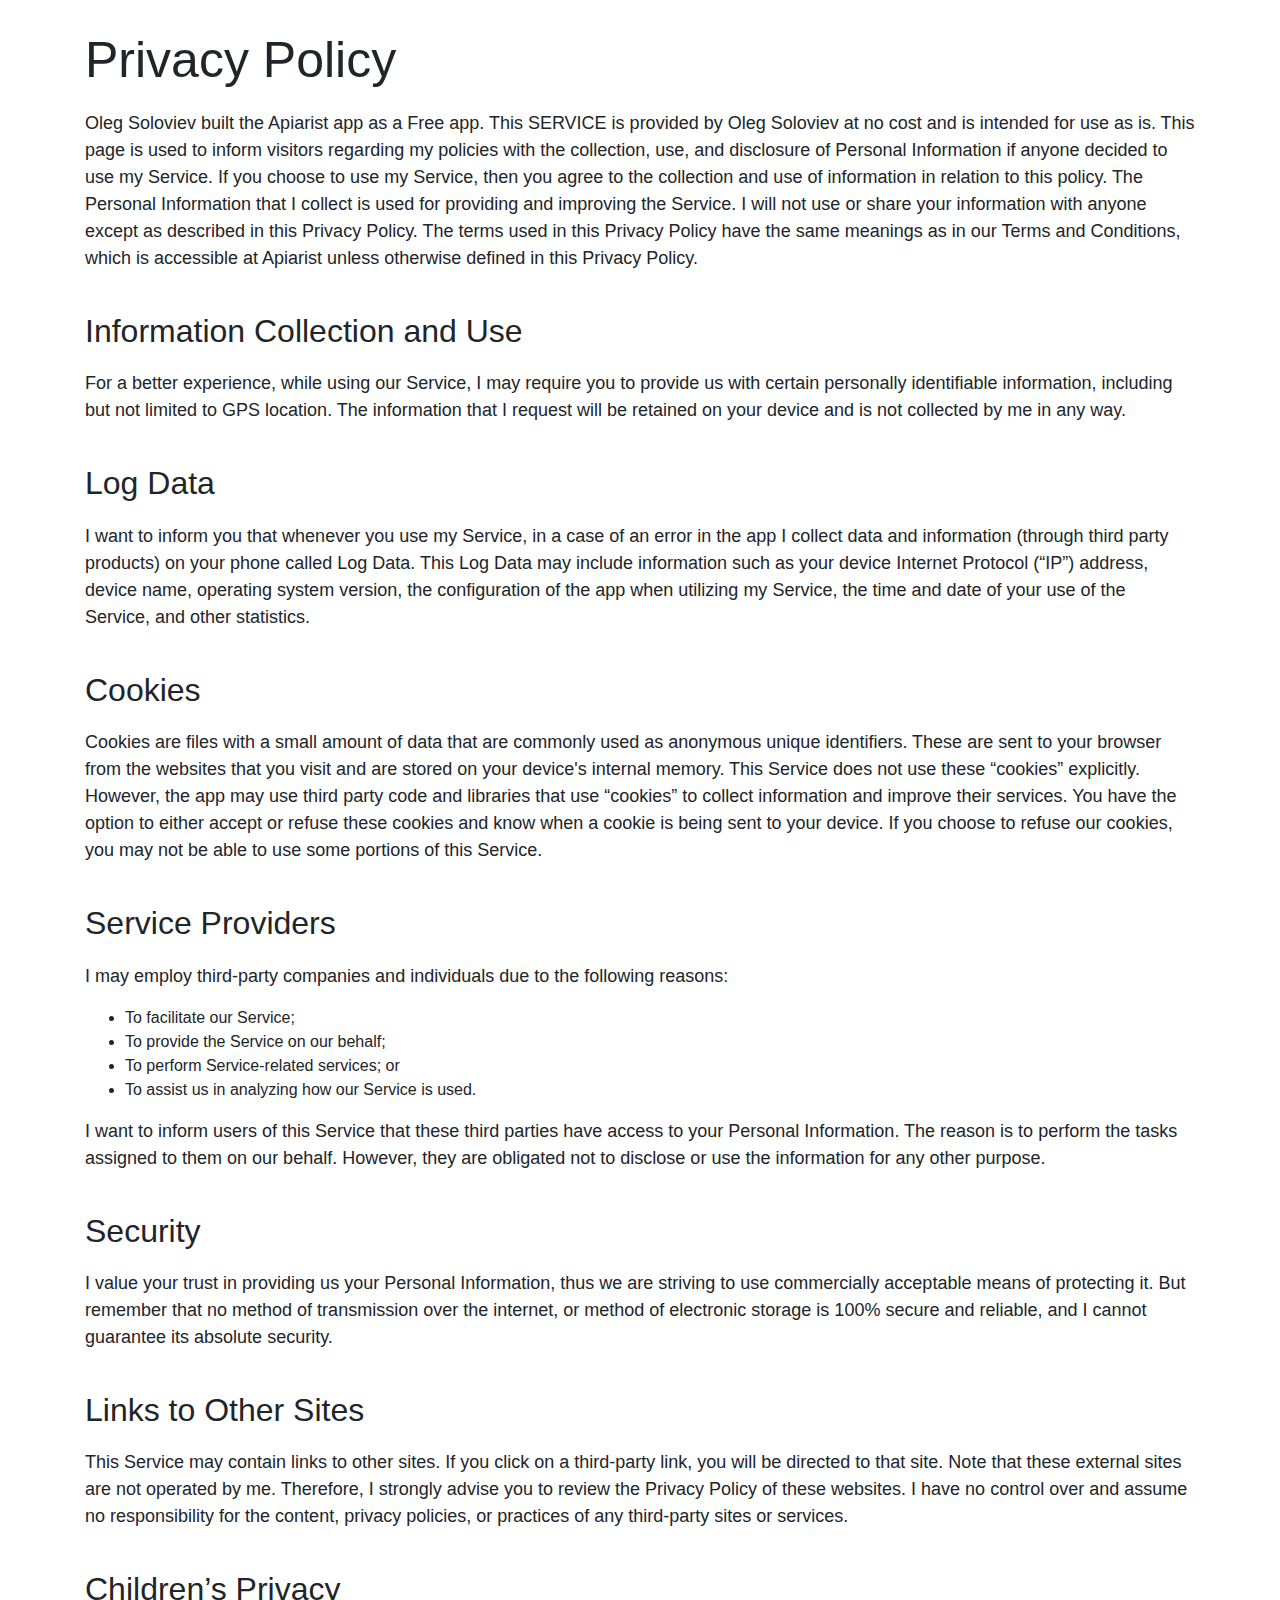
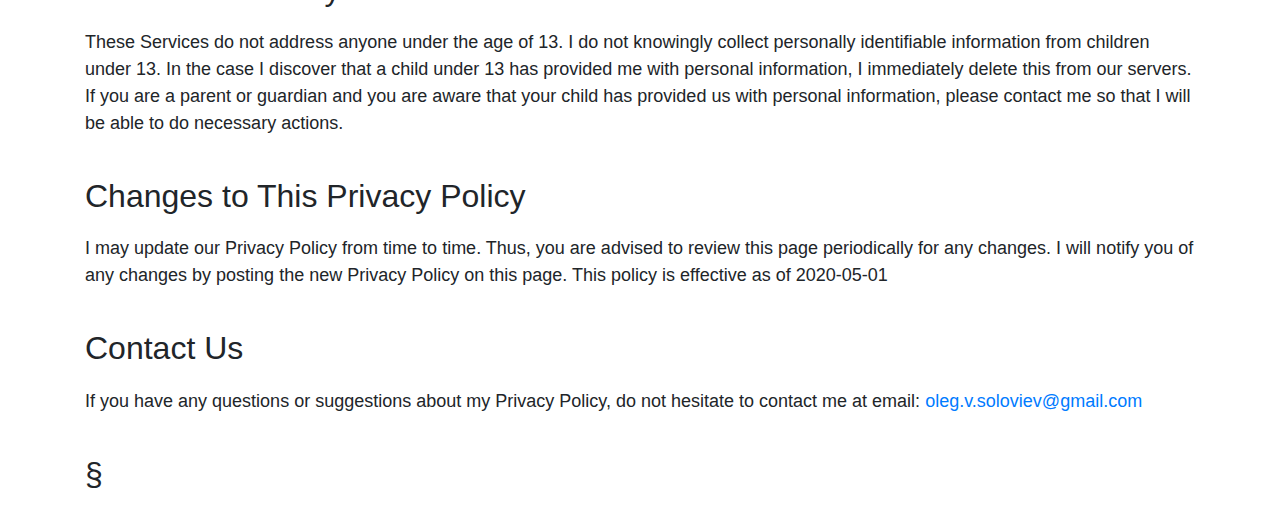
<file: apiarist/privacy/index.html>
<!DOCTYPE html>
    <html>
    <head>
      <title>Privacy Policy</title>
      <meta charset="utf-8">
      <meta http-equiv="X-UA-Compatible" content="IE=edge">
      <meta name="viewport" content="width=device-width, initial-scale=1">
      <link rel="stylesheet" href="https://stackpath.bootstrapcdn.com/bootstrap/4.3.1/css/bootstrap.min.css" integrity="sha384-ggOyR0iXCbMQv3Xipma34MD+dH/1fQ784/j6cY/iJTQUOhcWr7x9JvoRxT2MZw1T" crossorigin="anonymous">
      <style type="text/css">
        img{
          max-width: 100%;
          max-height: 100%;
        }
        h1{
          font-size:50px;
          margin-top: 30px;
          margin-bottom: 20px;
        }
        h2{
          margin-top: 40px;
          margin-bottom: 20px;
        }
        p {
          font-size: 18px;
        }
      </style>
    </head>
    <body>
      <div class="container" >
        <div class="row">
          <div class="col-12">
            <h1>Privacy Policy</h1>
          </div>
        </div>
      </div>
      <div class="container" >
        <div class="row">
          <div class="col-12">
            <p>Oleg Soloviev built the Apiarist app as a Free app. This SERVICE is provided by Oleg Soloviev at no cost and is intended for use as is.
            This page is used to inform visitors regarding my policies with the collection, use, and disclosure of Personal Information if anyone decided to use my Service.
            If you choose to use my Service, then you agree to the collection and use of information in relation to this policy. The Personal Information that I collect is used for providing and improving the Service. I will not use or share your information with anyone except as described in this Privacy Policy.
            The terms used in this Privacy Policy have the same meanings as in our Terms and Conditions, which is accessible at Apiarist unless otherwise defined in this Privacy Policy.</p>
            <h2>Information Collection and Use</h2>
            <p>For a better experience, while using our Service, I may require you to provide us with certain personally identifiable information, including but not limited to GPS location. The information that I request will be retained on your device and is not collected by me in any way.</p>
            <h2>Log Data</h2>
            <p>I want to inform you that whenever you use my Service, in a case of an error in the app I collect data and information (through third party products) on your phone called Log Data. This Log Data may include information such as your device Internet Protocol (“IP”) address, device name, operating system version, the configuration of the app when utilizing my Service, the time and date of your use of the Service, and other statistics.</p>
            <h2>Cookies</h2>
            <p>Cookies are files with a small amount of data that are commonly used as anonymous unique identifiers. These are sent to your browser from the websites that you visit and are stored on your device's internal memory.
            This Service does not use these “cookies” explicitly. However, the app may use third party code and libraries that use “cookies” to collect information and improve their services. You have the option to either accept or refuse these cookies and know when a cookie is being sent to your device. If you choose to refuse our cookies, you may not be able to use some portions of this Service.</p>
            <h2>Service Providers</h2>
            <p>I may employ third-party companies and individuals due to the following reasons:</p>
            <p><ul><li>To facilitate our Service;</li> <li>To provide the Service on our behalf;</li> <li>To perform Service-related services; or</li> <li>To assist us in analyzing how our Service is used.</li></ul></p>
            <p>I want to inform users of this Service that these third parties have access to your Personal Information. The reason is to perform the tasks assigned to them on our behalf. However, they are obligated not to disclose or use the information for any other purpose.</p>
            <h2>Security</h2>
            <p>I value your trust in providing us your Personal Information, thus we are striving to use commercially acceptable means of protecting it. But remember that no method of transmission over the internet, or method of electronic storage is 100% secure and reliable, and I cannot guarantee its absolute security.</p>
            <h2>Links to Other Sites</h2>
            <p>This Service may contain links to other sites. If you click on a third-party link, you will be directed to that site. Note that these external sites are not operated by me. Therefore, I strongly advise you to review the Privacy Policy of these websites. I have no control over and assume no responsibility for the content, privacy policies, or practices of any third-party sites or services.</p>
            <h2>Children’s Privacy</h2>
            <p>These Services do not address anyone under the age of 13. I do not knowingly collect personally identifiable information from children under 13. In the case I discover that a child under 13 has provided me with personal information, I immediately delete this from our servers. If you are a parent or guardian and you are aware that your child has provided us with personal information, please contact me so that I will be able to do necessary actions.</p>
            <h2>Changes to This Privacy Policy</h2>
            <p>I may update our Privacy Policy from time to time. Thus, you are advised to review this page periodically for any changes. I will notify you of any changes by posting the new Privacy Policy on this page.
            This policy is effective as of 2020-05-01</p>
            <h2>Contact Us</h2>
            <p>If you have any questions or suggestions about my Privacy Policy, do not hesitate to contact me at email: <a href="mailto: oleg.v.soloviev@gmail.com">oleg.v.soloviev@gmail.com</a></p>
            <h2>§</h2>
          </div>
        </div>
      </div>
    </body>
    </html>
</file>
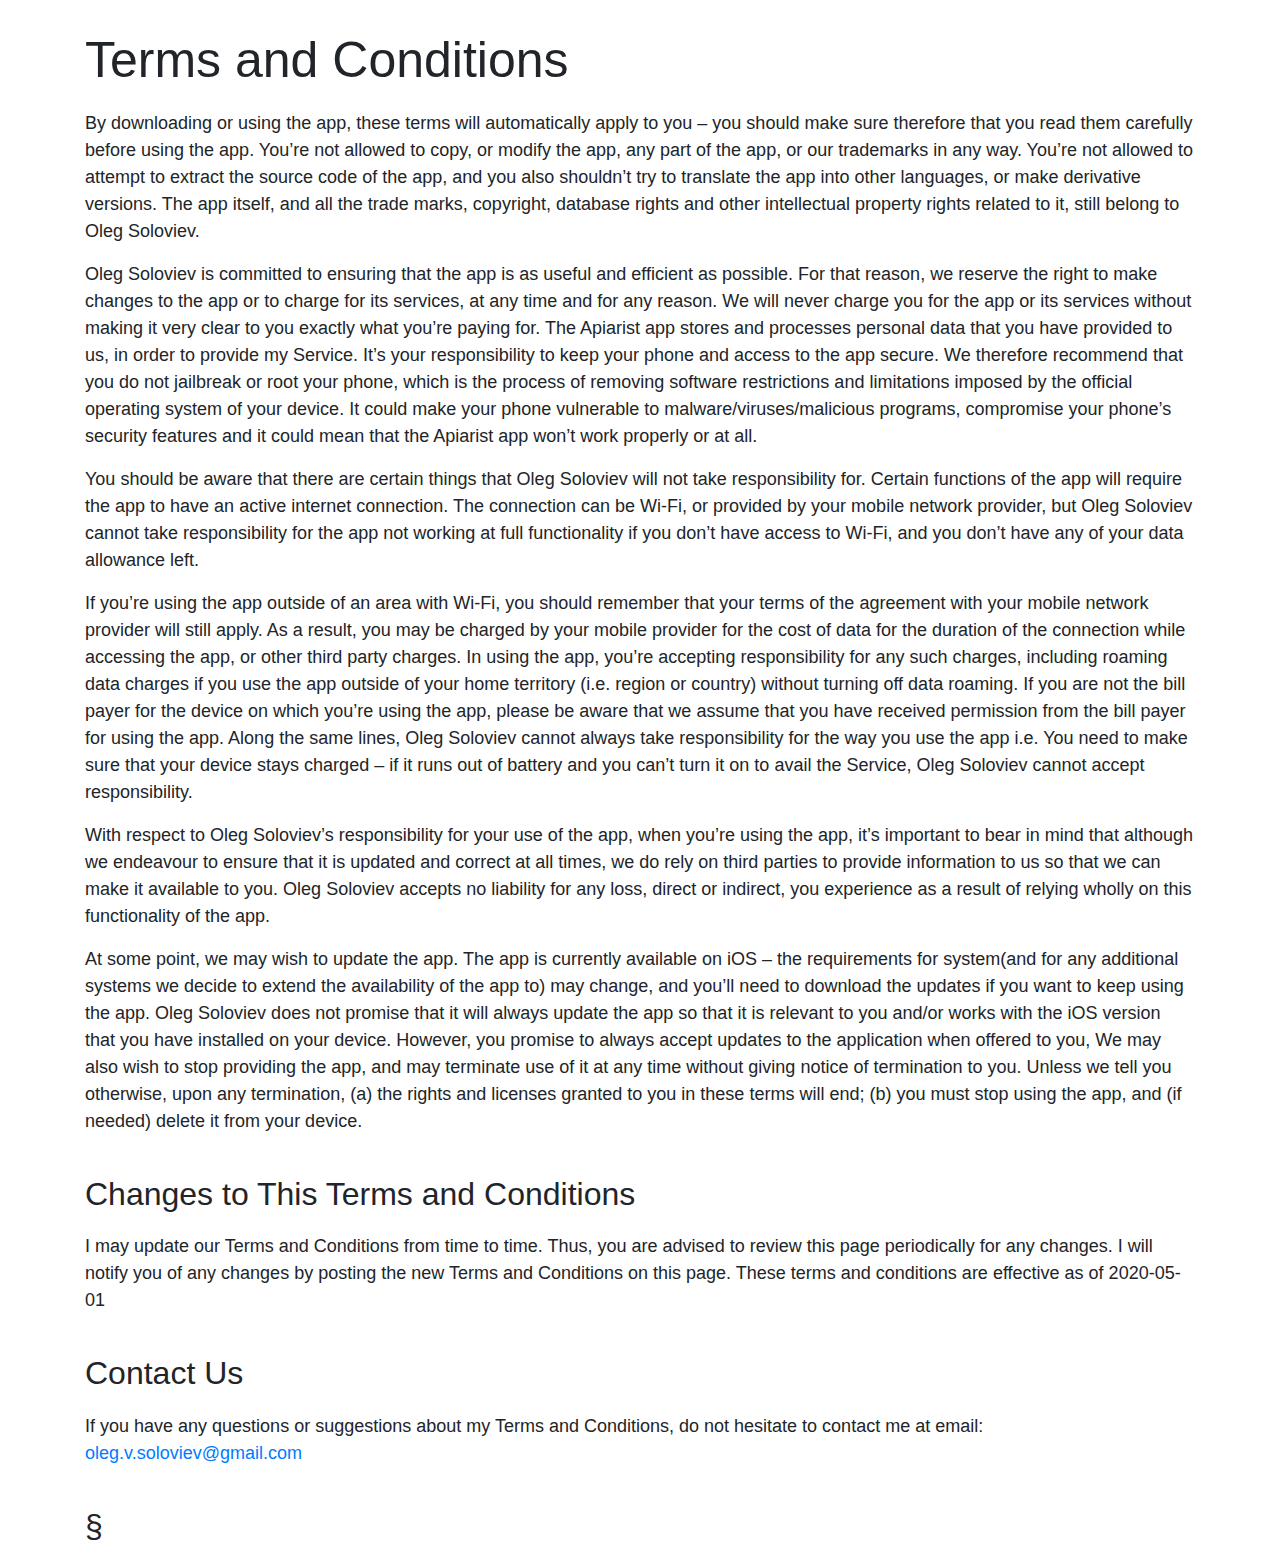
<file: apiarist/terms/index.html>
<!DOCTYPE html>
<html>
<head>
  <title>Terms and Conditions</title>
  <meta charset="utf-8">
  <meta http-equiv="X-UA-Compatible" content="IE=edge">
  <meta name="viewport" content="width=device-width, initial-scale=1">
  <link rel="stylesheet" href="https://stackpath.bootstrapcdn.com/bootstrap/4.3.1/css/bootstrap.min.css" integrity="sha384-ggOyR0iXCbMQv3Xipma34MD+dH/1fQ784/j6cY/iJTQUOhcWr7x9JvoRxT2MZw1T" crossorigin="anonymous">
  <style type="text/css">
    img{
      max-width: 100%;
      max-height: 100%;
    }
    h1{
      font-size:50px;
      margin-top: 30px;
      margin-bottom: 20px;
    }
    h2{
      margin-top: 40px;
      margin-bottom: 20px;
    }
    p {
      font-size: 18px;
    }
  </style>
</head>
<body>
  <div class="container" >
    <div class="row">
      <div class="col-12">
        <h1>Terms and Conditions</h1>
      </div>
    </div>
  </div>
  <div class="container" >
    <div class="row">
      <div class="col-12">
        <p>By downloading or using the app, these terms will automatically apply to you – you should make sure therefore that you read them carefully before using the app. You’re not allowed to copy, or modify the app, any part of the app, or our trademarks in any way. You’re not allowed to attempt to extract the source code of the app, and you also shouldn’t try to translate the app into other languages, or make derivative versions. The app itself, and all the trade marks, copyright, database rights and other intellectual property rights related to it, still belong to Oleg Soloviev.</p>
        <p>Oleg Soloviev is committed to ensuring that the app is as useful and efficient as possible. For that reason, we reserve the right to make changes to the app or to charge for its services, at any time and for any reason. We will never charge you for the app or its services without making it very clear to you exactly what you’re paying for.
        The Apiarist app stores and processes personal data that you have provided to us, in order to provide my Service. It’s your responsibility to keep your phone and access to the app secure. We therefore recommend that you do not jailbreak or root your phone, which is the process of removing software restrictions and limitations imposed by the official operating system of your device. It could make your phone vulnerable to malware/viruses/malicious programs, compromise your phone’s security features and it could mean that the Apiarist app won’t work properly or at all.</p>
        <p>You should be aware that there are certain things that Oleg Soloviev will not take responsibility for. Certain functions of the app will require the app to have an active internet connection. The connection can be Wi-Fi, or provided by your mobile network provider, but Oleg Soloviev cannot take responsibility for the app not working at full functionality if you don’t have access to Wi-Fi, and you don’t have any of your data allowance left.</p>
        <p>If you’re using the app outside of an area with Wi-Fi, you should remember that your terms of the agreement with your mobile network provider will still apply. As a result, you may be charged by your mobile provider for the cost of data for the duration of the connection while accessing the app, or other third party charges. In using the app, you’re accepting responsibility for any such charges, including roaming data charges if you use the app outside of your home territory (i.e. region or country) without turning off data roaming. If you are not the bill payer for the device on which you’re using the app, please be aware that we assume that you have received permission from the bill payer for using the app.
        Along the same lines, Oleg Soloviev cannot always take responsibility for the way you use the app i.e. You need to make sure that your device stays charged – if it runs out of battery and you can’t turn it on to avail the Service, Oleg Soloviev cannot accept responsibility.</p>
        <p>With respect to Oleg Soloviev’s responsibility for your use of the app, when you’re using the app, it’s important to bear in mind that although we endeavour to ensure that it is updated and correct at all times, we do rely on third parties to provide information to us so that we can make it available to you. Oleg Soloviev accepts no liability for any loss, direct or indirect, you experience as a result of relying wholly on this functionality of the app.</p>
        <p>At some point, we may wish to update the app. The app is currently available on iOS – the requirements for system(and for any additional systems we decide to extend the availability of the app to) may change, and you’ll need to download the updates if you want to keep using the app. Oleg Soloviev does not promise that it will always update the app so that it is relevant to you and/or works with the iOS version that you have installed on your device. However, you promise to always accept updates to the application when offered to you, We may also wish to stop providing the app, and may terminate use of it at any time without giving notice of termination to you. Unless we tell you otherwise, upon any termination, (a) the rights and licenses granted to you in these terms will end; (b) you must stop using the app, and (if needed) delete it from your device.</p>
        <h2>Changes to This Terms and Conditions</h2>
        <p>I may update our Terms and Conditions from time to time. Thus, you are advised to review this page periodically for any changes. I will notify you of any changes by posting the new Terms and Conditions on this page.
        These terms and conditions are effective as of 2020-05-01</p>
        <h2>Contact Us</h2>
        <p>If you have any questions or suggestions about my Terms and Conditions, do not hesitate to contact me at email: <a href="mailto: oleg.v.soloviev@gmail.com">oleg.v.soloviev@gmail.com</a></p>
        <h2>§</h2>
      </div>
    </div>
  </div>
</body>
</html>
</file>
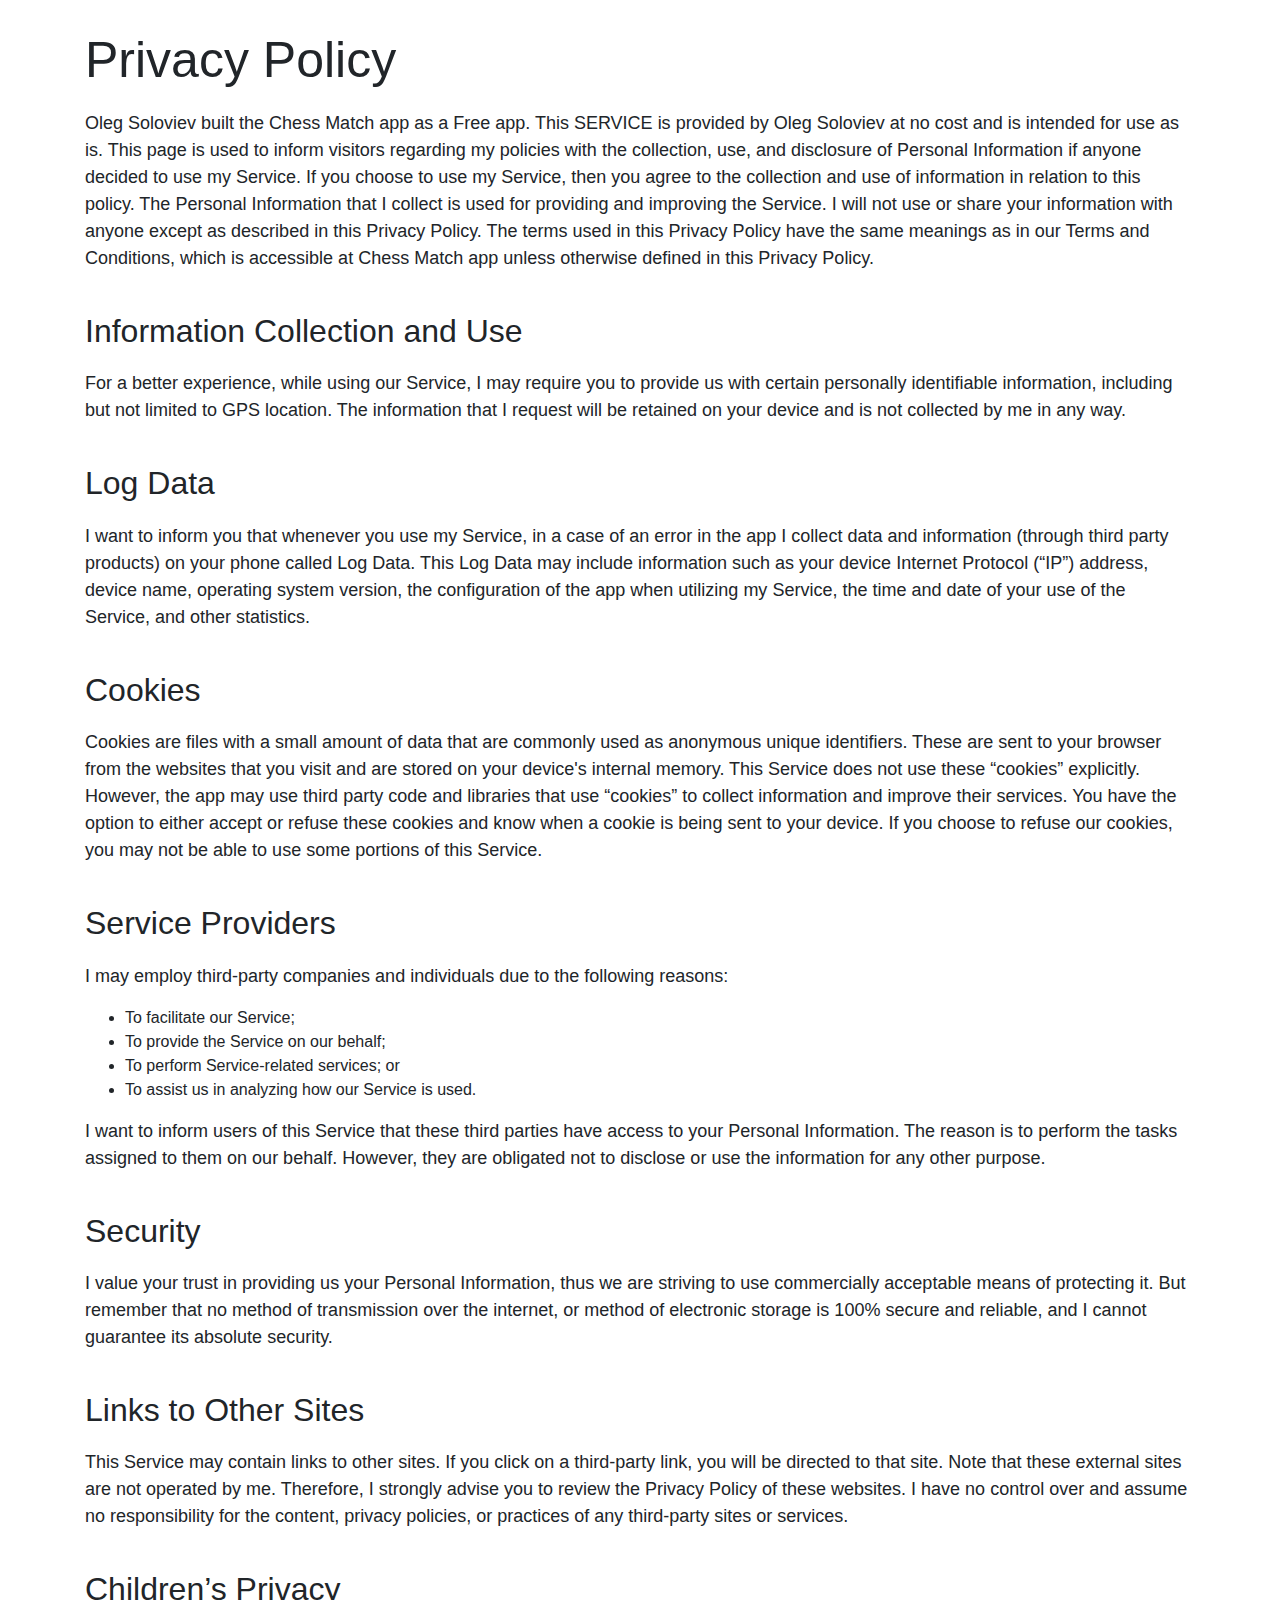
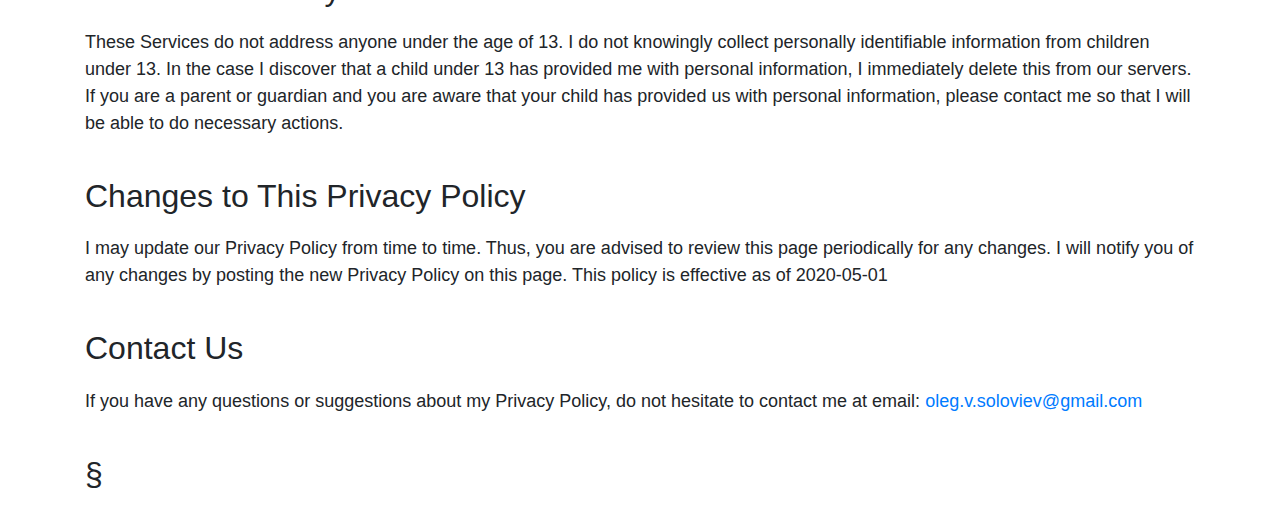
<file: chessmatch/privacy/index.html>
<!DOCTYPE html>
    <html>
    <head>
      <title>Privacy Policy</title>
      <meta charset="utf-8">
      <meta http-equiv="X-UA-Compatible" content="IE=edge">
      <meta name="viewport" content="width=device-width, initial-scale=1">
      <link rel="stylesheet" href="https://stackpath.bootstrapcdn.com/bootstrap/4.3.1/css/bootstrap.min.css" integrity="sha384-ggOyR0iXCbMQv3Xipma34MD+dH/1fQ784/j6cY/iJTQUOhcWr7x9JvoRxT2MZw1T" crossorigin="anonymous">
      <style type="text/css">
        img{
          max-width: 100%;
          max-height: 100%;
        }
        h1{
          font-size:50px;
          margin-top: 30px;
          margin-bottom: 20px;
        }
        h2{
          margin-top: 40px;
          margin-bottom: 20px;
        }
        p {
          font-size: 18px;
        }
      </style>
    </head>
    <body>
      <div class="container" >
        <div class="row">
          <div class="col-12">
            <h1>Privacy Policy</h1>
          </div>
        </div>
      </div>
      <div class="container" >
        <div class="row">
          <div class="col-12">
            <p>Oleg Soloviev built the Chess Match app as a Free app. This SERVICE is provided by Oleg Soloviev at no cost and is intended for use as is.
            This page is used to inform visitors regarding my policies with the collection, use, and disclosure of Personal Information if anyone decided to use my Service.
            If you choose to use my Service, then you agree to the collection and use of information in relation to this policy. The Personal Information that I collect is used for providing and improving the Service. I will not use or share your information with anyone except as described in this Privacy Policy.
            The terms used in this Privacy Policy have the same meanings as in our Terms and Conditions, which is accessible at Chess Match app unless otherwise defined in this Privacy Policy.</p>
            <h2>Information Collection and Use</h2>
            <p>For a better experience, while using our Service, I may require you to provide us with certain personally identifiable information, including but not limited to GPS location. The information that I request will be retained on your device and is not collected by me in any way.</p>
            <h2>Log Data</h2>
            <p>I want to inform you that whenever you use my Service, in a case of an error in the app I collect data and information (through third party products) on your phone called Log Data. This Log Data may include information such as your device Internet Protocol (“IP”) address, device name, operating system version, the configuration of the app when utilizing my Service, the time and date of your use of the Service, and other statistics.</p>
            <h2>Cookies</h2>
            <p>Cookies are files with a small amount of data that are commonly used as anonymous unique identifiers. These are sent to your browser from the websites that you visit and are stored on your device's internal memory.
            This Service does not use these “cookies” explicitly. However, the app may use third party code and libraries that use “cookies” to collect information and improve their services. You have the option to either accept or refuse these cookies and know when a cookie is being sent to your device. If you choose to refuse our cookies, you may not be able to use some portions of this Service.</p>
            <h2>Service Providers</h2>
            <p>I may employ third-party companies and individuals due to the following reasons:</p>
            <p><ul><li>To facilitate our Service;</li> <li>To provide the Service on our behalf;</li> <li>To perform Service-related services; or</li> <li>To assist us in analyzing how our Service is used.</li></ul></p>
            <p>I want to inform users of this Service that these third parties have access to your Personal Information. The reason is to perform the tasks assigned to them on our behalf. However, they are obligated not to disclose or use the information for any other purpose.</p>
            <h2>Security</h2>
            <p>I value your trust in providing us your Personal Information, thus we are striving to use commercially acceptable means of protecting it. But remember that no method of transmission over the internet, or method of electronic storage is 100% secure and reliable, and I cannot guarantee its absolute security.</p>
            <h2>Links to Other Sites</h2>
            <p>This Service may contain links to other sites. If you click on a third-party link, you will be directed to that site. Note that these external sites are not operated by me. Therefore, I strongly advise you to review the Privacy Policy of these websites. I have no control over and assume no responsibility for the content, privacy policies, or practices of any third-party sites or services.</p>
            <h2>Children’s Privacy</h2>
            <p>These Services do not address anyone under the age of 13. I do not knowingly collect personally identifiable information from children under 13. In the case I discover that a child under 13 has provided me with personal information, I immediately delete this from our servers. If you are a parent or guardian and you are aware that your child has provided us with personal information, please contact me so that I will be able to do necessary actions.</p>
            <h2>Changes to This Privacy Policy</h2>
            <p>I may update our Privacy Policy from time to time. Thus, you are advised to review this page periodically for any changes. I will notify you of any changes by posting the new Privacy Policy on this page.
            This policy is effective as of 2020-05-01</p>
            <h2>Contact Us</h2>
            <p>If you have any questions or suggestions about my Privacy Policy, do not hesitate to contact me at email: <a href="mailto: oleg.v.soloviev@gmail.com">oleg.v.soloviev@gmail.com</a></p>
            <h2>§</h2>
          </div>
        </div>
      </div>
    </body>
    </html>
</file>
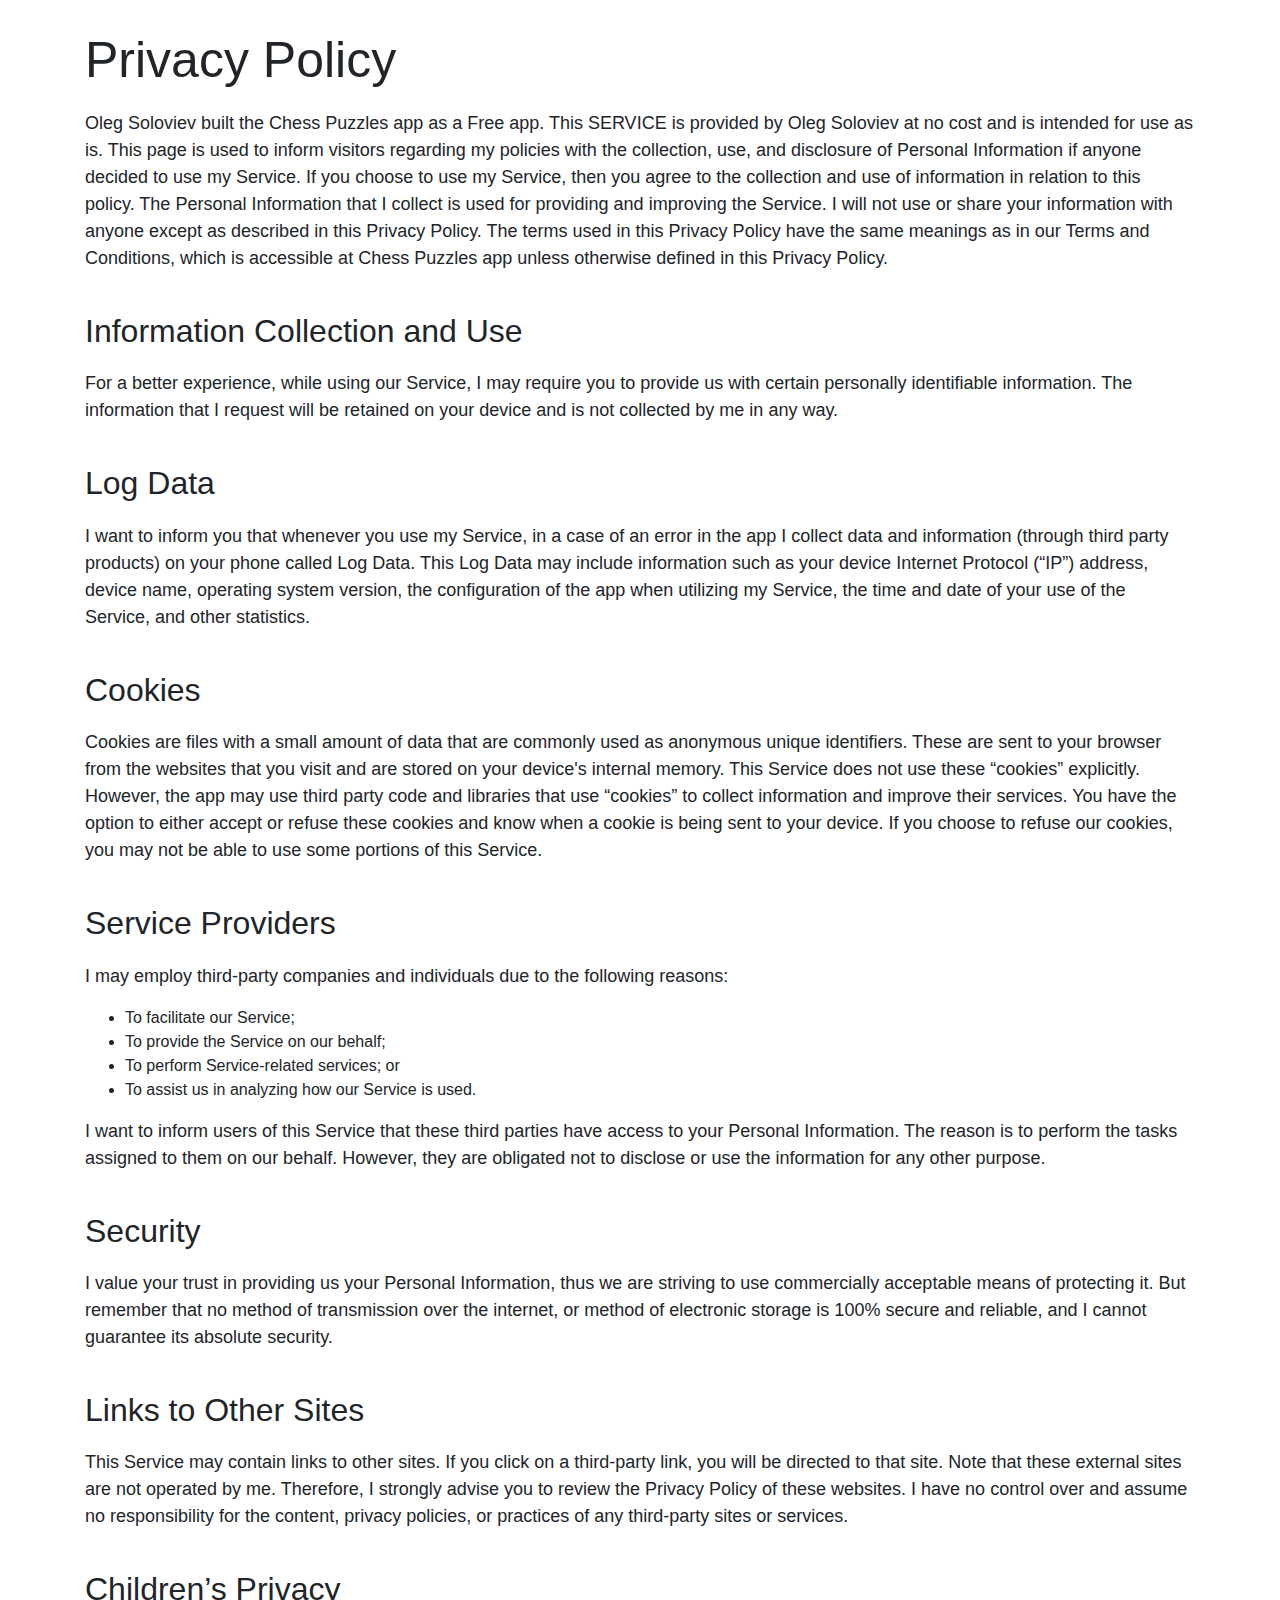
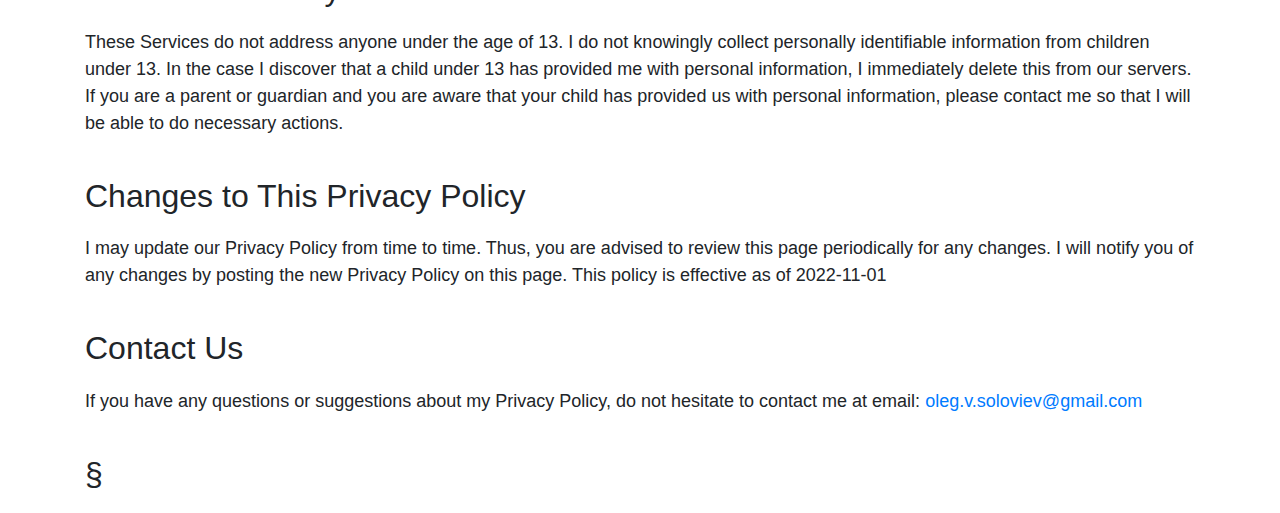
<file: chesspuzzles/privacy/index.html>
<!DOCTYPE html>
    <html>
    <head>
      <title>Privacy Policy</title>
      <meta charset="utf-8">
      <meta http-equiv="X-UA-Compatible" content="IE=edge">
      <meta name="viewport" content="width=device-width, initial-scale=1">
      <link rel="stylesheet" href="https://stackpath.bootstrapcdn.com/bootstrap/4.3.1/css/bootstrap.min.css" integrity="sha384-ggOyR0iXCbMQv3Xipma34MD+dH/1fQ784/j6cY/iJTQUOhcWr7x9JvoRxT2MZw1T" crossorigin="anonymous">
      <style type="text/css">
        img{
          max-width: 100%;
          max-height: 100%;
        }
        h1{
          font-size:50px;
          margin-top: 30px;
          margin-bottom: 20px;
        }
        h2{
          margin-top: 40px;
          margin-bottom: 20px;
        }
        p {
          font-size: 18px;
        }
      </style>
    </head>
    <body>
      <div class="container" >
        <div class="row">
          <div class="col-12">
            <h1>Privacy Policy</h1>
          </div>
        </div>
      </div>
      <div class="container" >
        <div class="row">
          <div class="col-12">
            <p>Oleg Soloviev built the Chess Puzzles app as a Free app. This SERVICE is provided by Oleg Soloviev at no cost and is intended for use as is.
            This page is used to inform visitors regarding my policies with the collection, use, and disclosure of Personal Information if anyone decided to use my Service.
            If you choose to use my Service, then you agree to the collection and use of information in relation to this policy. The Personal Information that I collect is used for providing and improving the Service. I will not use or share your information with anyone except as described in this Privacy Policy.
            The terms used in this Privacy Policy have the same meanings as in our Terms and Conditions, which is accessible at Chess Puzzles app unless otherwise defined in this Privacy Policy.</p>
            <h2>Information Collection and Use</h2>
            <p>For a better experience, while using our Service, I may require you to provide us with certain personally identifiable information. The information that I request will be retained on your device and is not collected by me in any way.</p>
            <h2>Log Data</h2>
            <p>I want to inform you that whenever you use my Service, in a case of an error in the app I collect data and information (through third party products) on your phone called Log Data. This Log Data may include information such as your device Internet Protocol (“IP”) address, device name, operating system version, the configuration of the app when utilizing my Service, the time and date of your use of the Service, and other statistics.</p>
            <h2>Cookies</h2>
            <p>Cookies are files with a small amount of data that are commonly used as anonymous unique identifiers. These are sent to your browser from the websites that you visit and are stored on your device's internal memory.
            This Service does not use these “cookies” explicitly. However, the app may use third party code and libraries that use “cookies” to collect information and improve their services. You have the option to either accept or refuse these cookies and know when a cookie is being sent to your device. If you choose to refuse our cookies, you may not be able to use some portions of this Service.</p>
            <h2>Service Providers</h2>
            <p>I may employ third-party companies and individuals due to the following reasons:</p>
            <p><ul><li>To facilitate our Service;</li> <li>To provide the Service on our behalf;</li> <li>To perform Service-related services; or</li> <li>To assist us in analyzing how our Service is used.</li></ul></p>
            <p>I want to inform users of this Service that these third parties have access to your Personal Information. The reason is to perform the tasks assigned to them on our behalf. However, they are obligated not to disclose or use the information for any other purpose.</p>
            <h2>Security</h2>
            <p>I value your trust in providing us your Personal Information, thus we are striving to use commercially acceptable means of protecting it. But remember that no method of transmission over the internet, or method of electronic storage is 100% secure and reliable, and I cannot guarantee its absolute security.</p>
            <h2>Links to Other Sites</h2>
            <p>This Service may contain links to other sites. If you click on a third-party link, you will be directed to that site. Note that these external sites are not operated by me. Therefore, I strongly advise you to review the Privacy Policy of these websites. I have no control over and assume no responsibility for the content, privacy policies, or practices of any third-party sites or services.</p>
            <h2>Children’s Privacy</h2>
            <p>These Services do not address anyone under the age of 13. I do not knowingly collect personally identifiable information from children under 13. In the case I discover that a child under 13 has provided me with personal information, I immediately delete this from our servers. If you are a parent or guardian and you are aware that your child has provided us with personal information, please contact me so that I will be able to do necessary actions.</p>
            <h2>Changes to This Privacy Policy</h2>
            <p>I may update our Privacy Policy from time to time. Thus, you are advised to review this page periodically for any changes. I will notify you of any changes by posting the new Privacy Policy on this page.
            This policy is effective as of 2022-11-01</p>
            <h2>Contact Us</h2>
            <p>If you have any questions or suggestions about my Privacy Policy, do not hesitate to contact me at email: <a href="mailto: oleg.v.soloviev@gmail.com">oleg.v.soloviev@gmail.com</a></p>
            <h2>§</h2>
          </div>
        </div>
      </div>
    </body>
    </html>
</file>
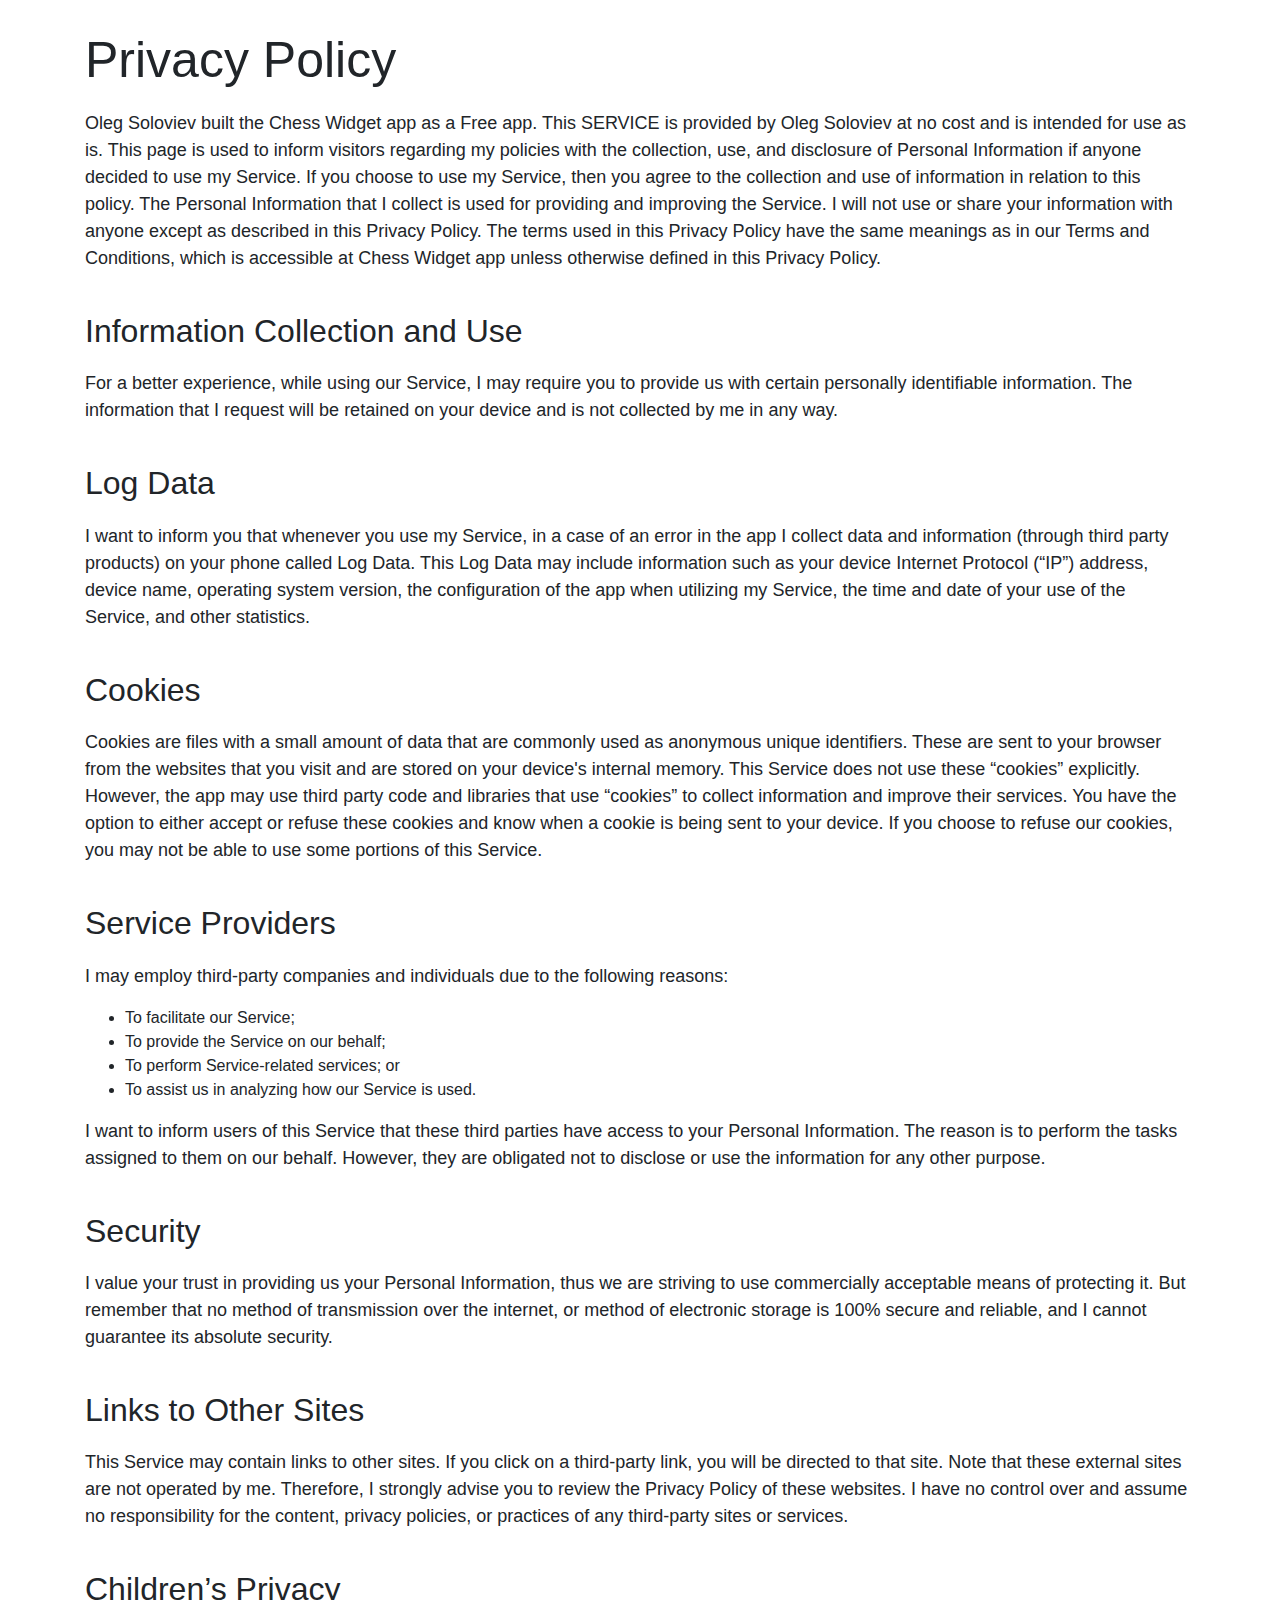
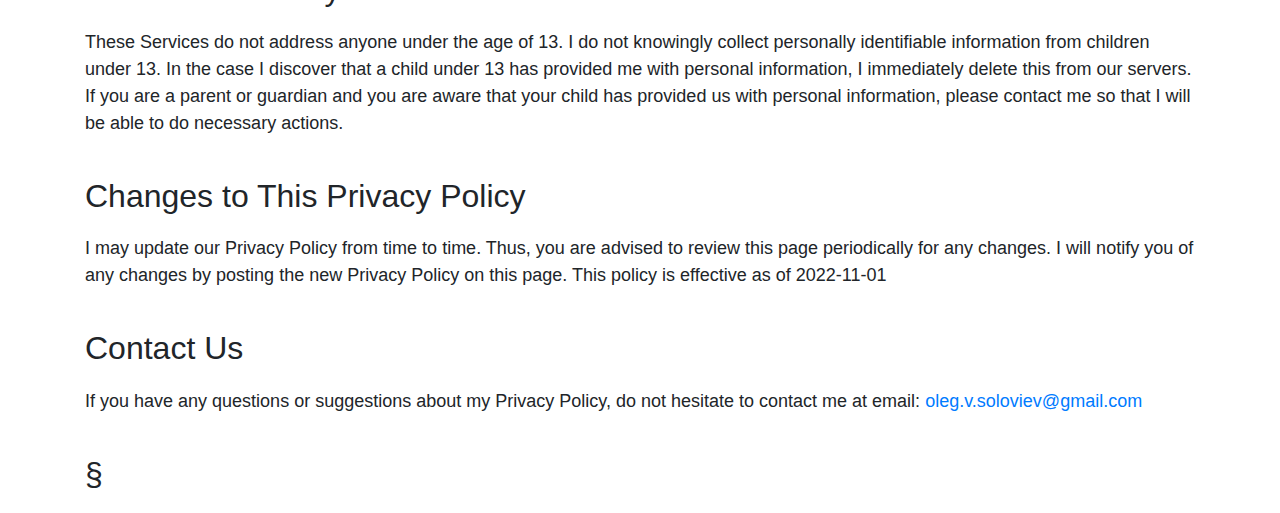
<file: chesswidget/privacy/index.html>
<!DOCTYPE html>
    <html>
    <head>
      <title>Privacy Policy</title>
      <meta charset="utf-8">
      <meta http-equiv="X-UA-Compatible" content="IE=edge">
      <meta name="viewport" content="width=device-width, initial-scale=1">
      <link rel="stylesheet" href="https://stackpath.bootstrapcdn.com/bootstrap/4.3.1/css/bootstrap.min.css" integrity="sha384-ggOyR0iXCbMQv3Xipma34MD+dH/1fQ784/j6cY/iJTQUOhcWr7x9JvoRxT2MZw1T" crossorigin="anonymous">
      <style type="text/css">
        img{
          max-width: 100%;
          max-height: 100%;
        }
        h1{
          font-size:50px;
          margin-top: 30px;
          margin-bottom: 20px;
        }
        h2{
          margin-top: 40px;
          margin-bottom: 20px;
        }
        p {
          font-size: 18px;
        }
      </style>
    </head>
    <body>
      <div class="container" >
        <div class="row">
          <div class="col-12">
            <h1>Privacy Policy</h1>
          </div>
        </div>
      </div>
      <div class="container" >
        <div class="row">
          <div class="col-12">
            <p>Oleg Soloviev built the Chess Widget app as a Free app. This SERVICE is provided by Oleg Soloviev at no cost and is intended for use as is.
            This page is used to inform visitors regarding my policies with the collection, use, and disclosure of Personal Information if anyone decided to use my Service.
            If you choose to use my Service, then you agree to the collection and use of information in relation to this policy. The Personal Information that I collect is used for providing and improving the Service. I will not use or share your information with anyone except as described in this Privacy Policy.
            The terms used in this Privacy Policy have the same meanings as in our Terms and Conditions, which is accessible at Chess Widget app unless otherwise defined in this Privacy Policy.</p>
            <h2>Information Collection and Use</h2>
            <p>For a better experience, while using our Service, I may require you to provide us with certain personally identifiable information. The information that I request will be retained on your device and is not collected by me in any way.</p>
            <h2>Log Data</h2>
            <p>I want to inform you that whenever you use my Service, in a case of an error in the app I collect data and information (through third party products) on your phone called Log Data. This Log Data may include information such as your device Internet Protocol (“IP”) address, device name, operating system version, the configuration of the app when utilizing my Service, the time and date of your use of the Service, and other statistics.</p>
            <h2>Cookies</h2>
            <p>Cookies are files with a small amount of data that are commonly used as anonymous unique identifiers. These are sent to your browser from the websites that you visit and are stored on your device's internal memory.
            This Service does not use these “cookies” explicitly. However, the app may use third party code and libraries that use “cookies” to collect information and improve their services. You have the option to either accept or refuse these cookies and know when a cookie is being sent to your device. If you choose to refuse our cookies, you may not be able to use some portions of this Service.</p>
            <h2>Service Providers</h2>
            <p>I may employ third-party companies and individuals due to the following reasons:</p>
            <p><ul><li>To facilitate our Service;</li> <li>To provide the Service on our behalf;</li> <li>To perform Service-related services; or</li> <li>To assist us in analyzing how our Service is used.</li></ul></p>
            <p>I want to inform users of this Service that these third parties have access to your Personal Information. The reason is to perform the tasks assigned to them on our behalf. However, they are obligated not to disclose or use the information for any other purpose.</p>
            <h2>Security</h2>
            <p>I value your trust in providing us your Personal Information, thus we are striving to use commercially acceptable means of protecting it. But remember that no method of transmission over the internet, or method of electronic storage is 100% secure and reliable, and I cannot guarantee its absolute security.</p>
            <h2>Links to Other Sites</h2>
            <p>This Service may contain links to other sites. If you click on a third-party link, you will be directed to that site. Note that these external sites are not operated by me. Therefore, I strongly advise you to review the Privacy Policy of these websites. I have no control over and assume no responsibility for the content, privacy policies, or practices of any third-party sites or services.</p>
            <h2>Children’s Privacy</h2>
            <p>These Services do not address anyone under the age of 13. I do not knowingly collect personally identifiable information from children under 13. In the case I discover that a child under 13 has provided me with personal information, I immediately delete this from our servers. If you are a parent or guardian and you are aware that your child has provided us with personal information, please contact me so that I will be able to do necessary actions.</p>
            <h2>Changes to This Privacy Policy</h2>
            <p>I may update our Privacy Policy from time to time. Thus, you are advised to review this page periodically for any changes. I will notify you of any changes by posting the new Privacy Policy on this page.
            This policy is effective as of 2022-11-01</p>
            <h2>Contact Us</h2>
            <p>If you have any questions or suggestions about my Privacy Policy, do not hesitate to contact me at email: <a href="mailto: oleg.v.soloviev@gmail.com">oleg.v.soloviev@gmail.com</a></p>
            <h2>§</h2>
          </div>
        </div>
      </div>
    </body>
    </html>
</file>
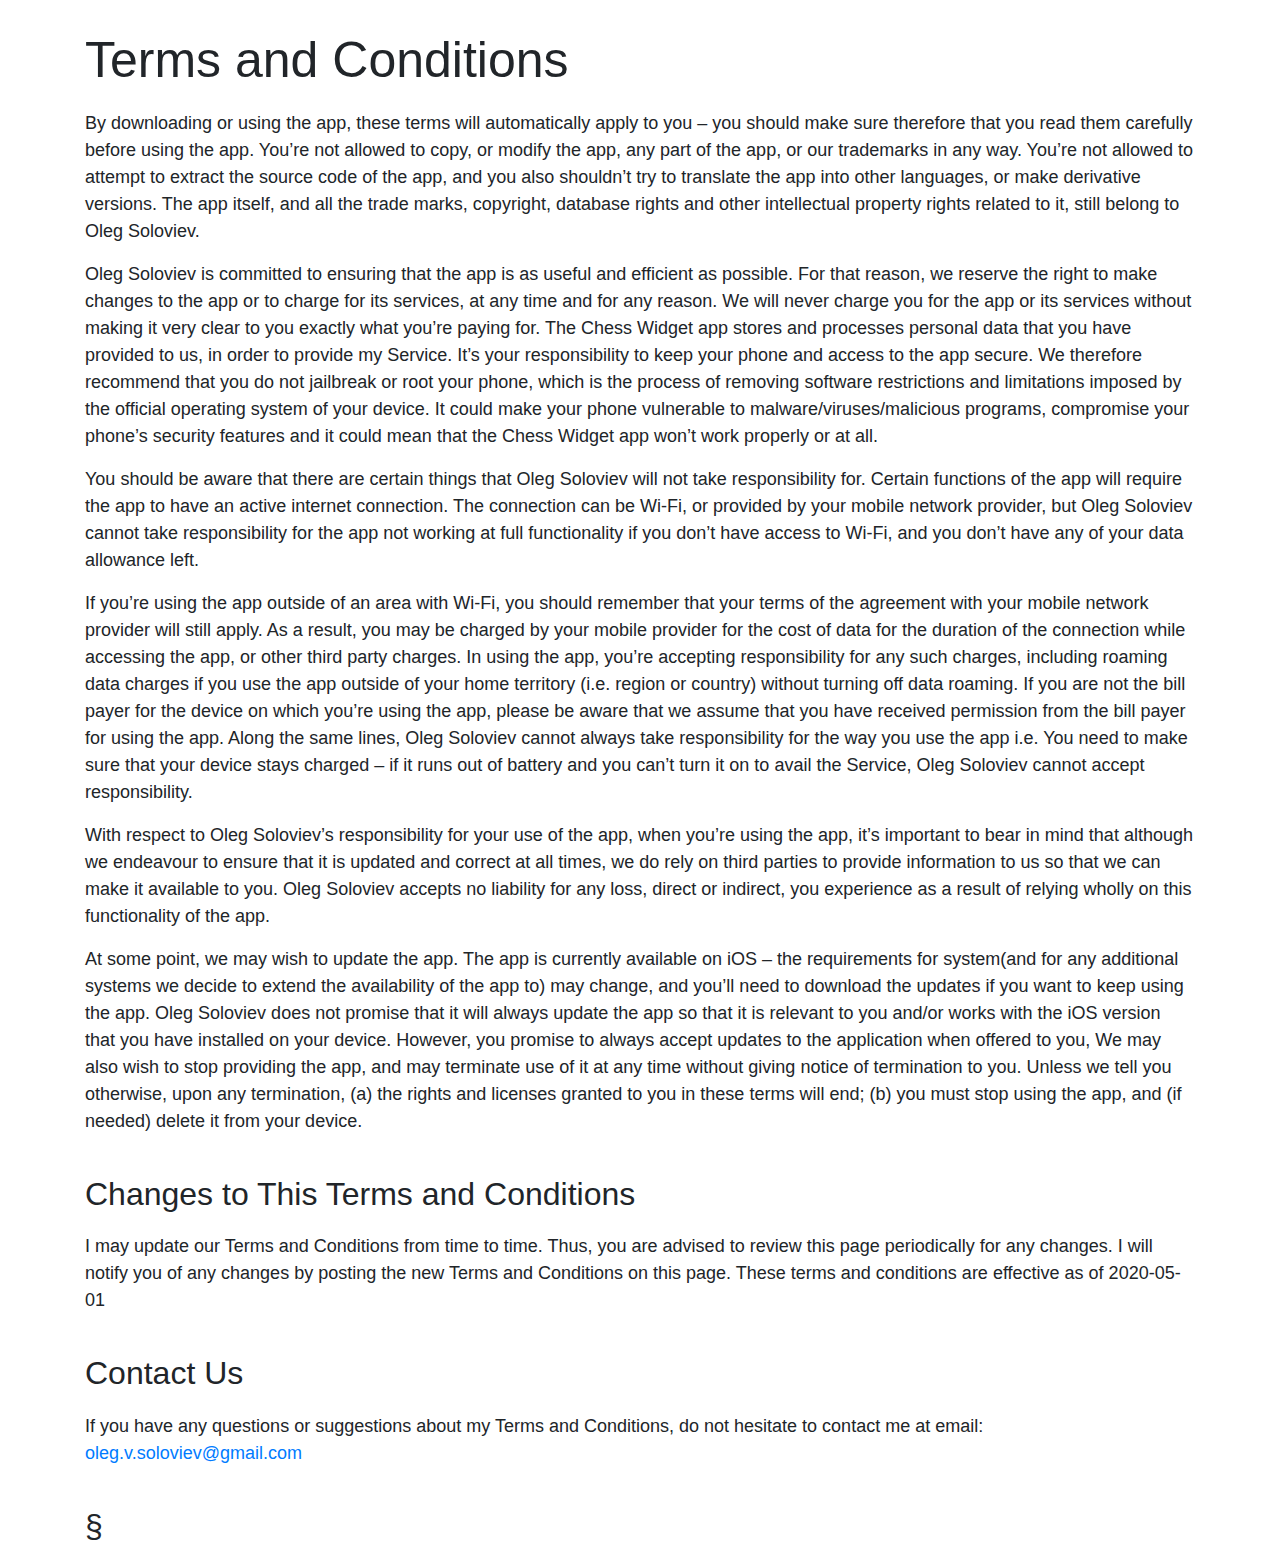
<file: chesswidget/terms/index.html>
<!DOCTYPE html>
<html>
<head>
  <title>Terms and Conditions</title>
  <meta charset="utf-8">
  <meta http-equiv="X-UA-Compatible" content="IE=edge">
  <meta name="viewport" content="width=device-width, initial-scale=1">
  <link rel="stylesheet" href="https://stackpath.bootstrapcdn.com/bootstrap/4.3.1/css/bootstrap.min.css" integrity="sha384-ggOyR0iXCbMQv3Xipma34MD+dH/1fQ784/j6cY/iJTQUOhcWr7x9JvoRxT2MZw1T" crossorigin="anonymous">
  <style type="text/css">
    img{
      max-width: 100%;
      max-height: 100%;
    }
    h1{
      font-size:50px;
      margin-top: 30px;
      margin-bottom: 20px;
    }
    h2{
      margin-top: 40px;
      margin-bottom: 20px;
    }
    p {
      font-size: 18px;
    }
  </style>
</head>
<body>
  <div class="container" >
    <div class="row">
      <div class="col-12">
        <h1>Terms and Conditions</h1>
      </div>
    </div>
  </div>
  <div class="container" >
    <div class="row">
      <div class="col-12">
        <p>By downloading or using the app, these terms will automatically apply to you – you should make sure therefore that you read them carefully before using the app. You’re not allowed to copy, or modify the app, any part of the app, or our trademarks in any way. You’re not allowed to attempt to extract the source code of the app, and you also shouldn’t try to translate the app into other languages, or make derivative versions. The app itself, and all the trade marks, copyright, database rights and other intellectual property rights related to it, still belong to Oleg Soloviev.</p>
        <p>Oleg Soloviev is committed to ensuring that the app is as useful and efficient as possible. For that reason, we reserve the right to make changes to the app or to charge for its services, at any time and for any reason. We will never charge you for the app or its services without making it very clear to you exactly what you’re paying for.
        The Chess Widget app stores and processes personal data that you have provided to us, in order to provide my Service. It’s your responsibility to keep your phone and access to the app secure. We therefore recommend that you do not jailbreak or root your phone, which is the process of removing software restrictions and limitations imposed by the official operating system of your device. It could make your phone vulnerable to malware/viruses/malicious programs, compromise your phone’s security features and it could mean that the Chess Widget app won’t work properly or at all.</p>
        <p>You should be aware that there are certain things that Oleg Soloviev will not take responsibility for. Certain functions of the app will require the app to have an active internet connection. The connection can be Wi-Fi, or provided by your mobile network provider, but Oleg Soloviev cannot take responsibility for the app not working at full functionality if you don’t have access to Wi-Fi, and you don’t have any of your data allowance left.</p>
        <p>If you’re using the app outside of an area with Wi-Fi, you should remember that your terms of the agreement with your mobile network provider will still apply. As a result, you may be charged by your mobile provider for the cost of data for the duration of the connection while accessing the app, or other third party charges. In using the app, you’re accepting responsibility for any such charges, including roaming data charges if you use the app outside of your home territory (i.e. region or country) without turning off data roaming. If you are not the bill payer for the device on which you’re using the app, please be aware that we assume that you have received permission from the bill payer for using the app.
        Along the same lines, Oleg Soloviev cannot always take responsibility for the way you use the app i.e. You need to make sure that your device stays charged – if it runs out of battery and you can’t turn it on to avail the Service, Oleg Soloviev cannot accept responsibility.</p>
        <p>With respect to Oleg Soloviev’s responsibility for your use of the app, when you’re using the app, it’s important to bear in mind that although we endeavour to ensure that it is updated and correct at all times, we do rely on third parties to provide information to us so that we can make it available to you. Oleg Soloviev accepts no liability for any loss, direct or indirect, you experience as a result of relying wholly on this functionality of the app.</p>
        <p>At some point, we may wish to update the app. The app is currently available on iOS – the requirements for system(and for any additional systems we decide to extend the availability of the app to) may change, and you’ll need to download the updates if you want to keep using the app. Oleg Soloviev does not promise that it will always update the app so that it is relevant to you and/or works with the iOS version that you have installed on your device. However, you promise to always accept updates to the application when offered to you, We may also wish to stop providing the app, and may terminate use of it at any time without giving notice of termination to you. Unless we tell you otherwise, upon any termination, (a) the rights and licenses granted to you in these terms will end; (b) you must stop using the app, and (if needed) delete it from your device.</p>
        <h2>Changes to This Terms and Conditions</h2>
        <p>I may update our Terms and Conditions from time to time. Thus, you are advised to review this page periodically for any changes. I will notify you of any changes by posting the new Terms and Conditions on this page.
        These terms and conditions are effective as of 2020-05-01</p>
        <h2>Contact Us</h2>
        <p>If you have any questions or suggestions about my Terms and Conditions, do not hesitate to contact me at email: <a href="mailto: oleg.v.soloviev@gmail.com">oleg.v.soloviev@gmail.com</a></p>
        <h2>§</h2>
      </div>
    </div>
  </div>
</body>
</html>
</file>
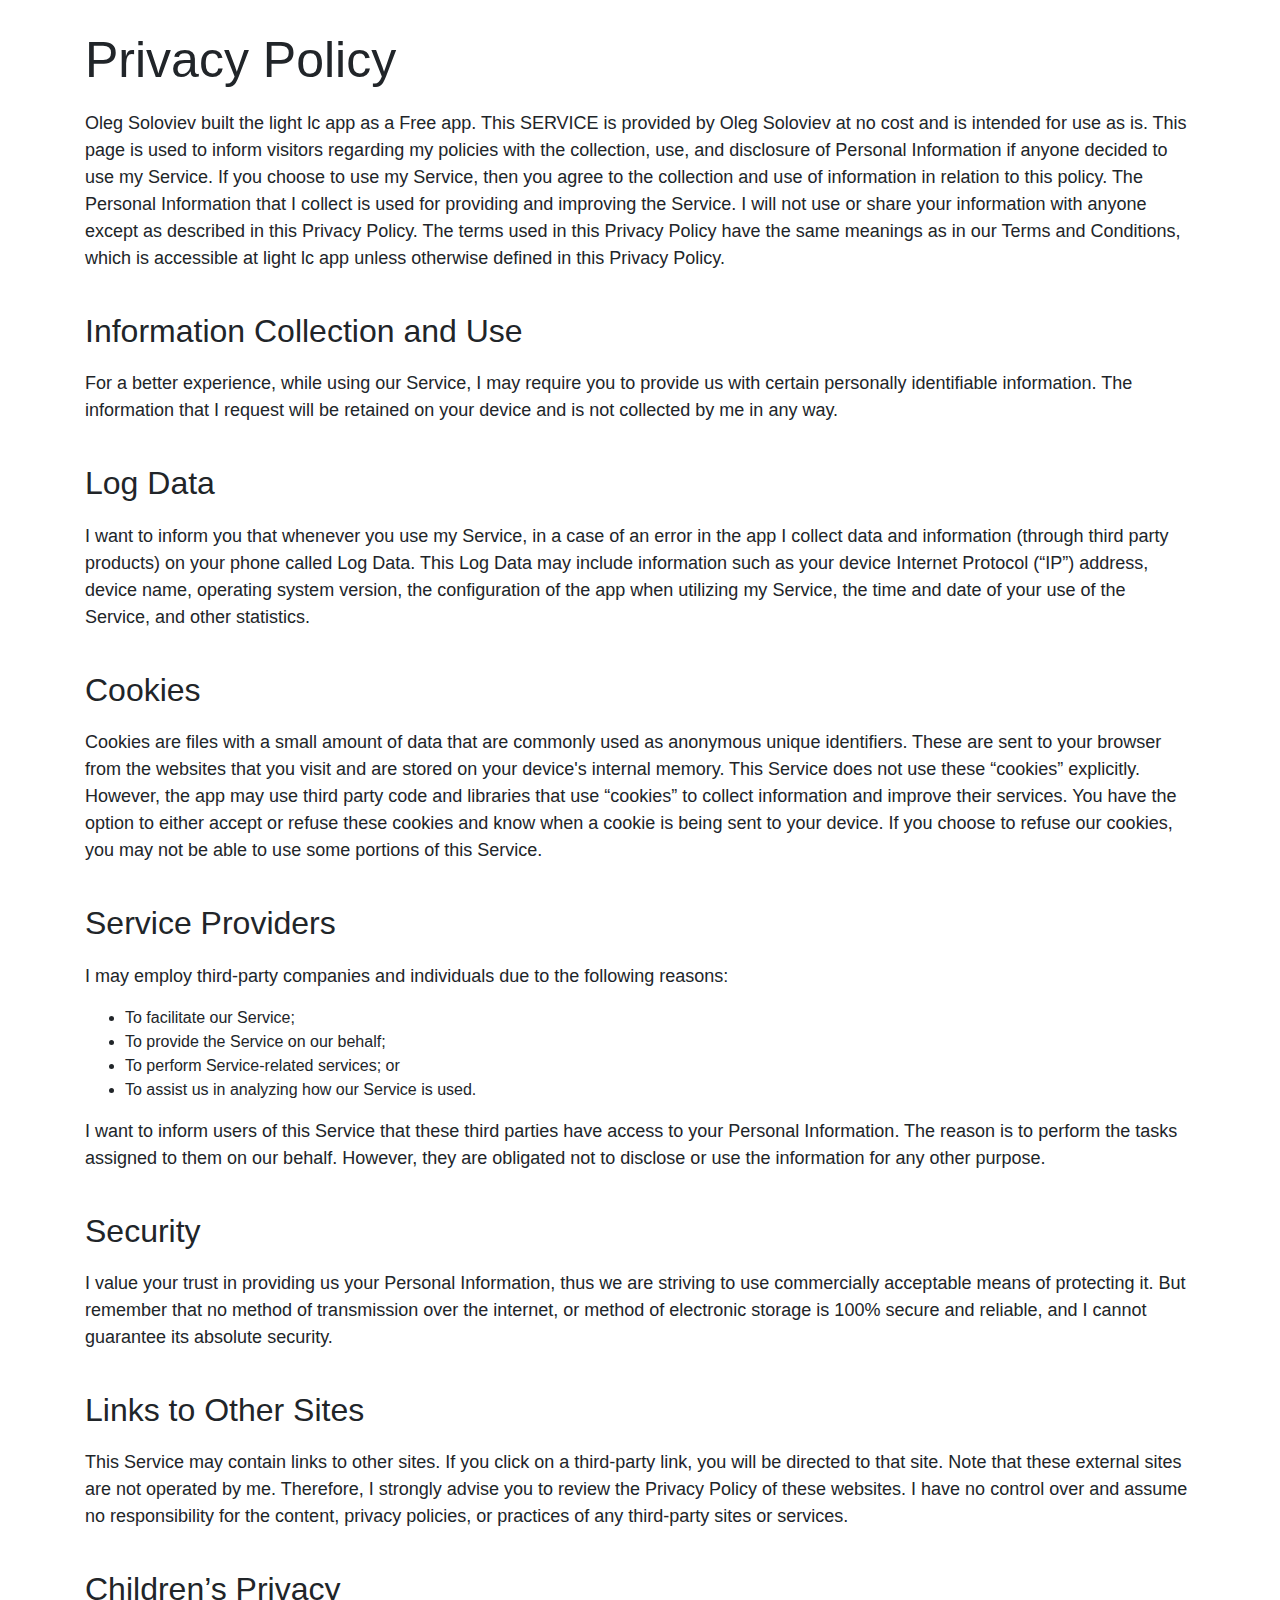
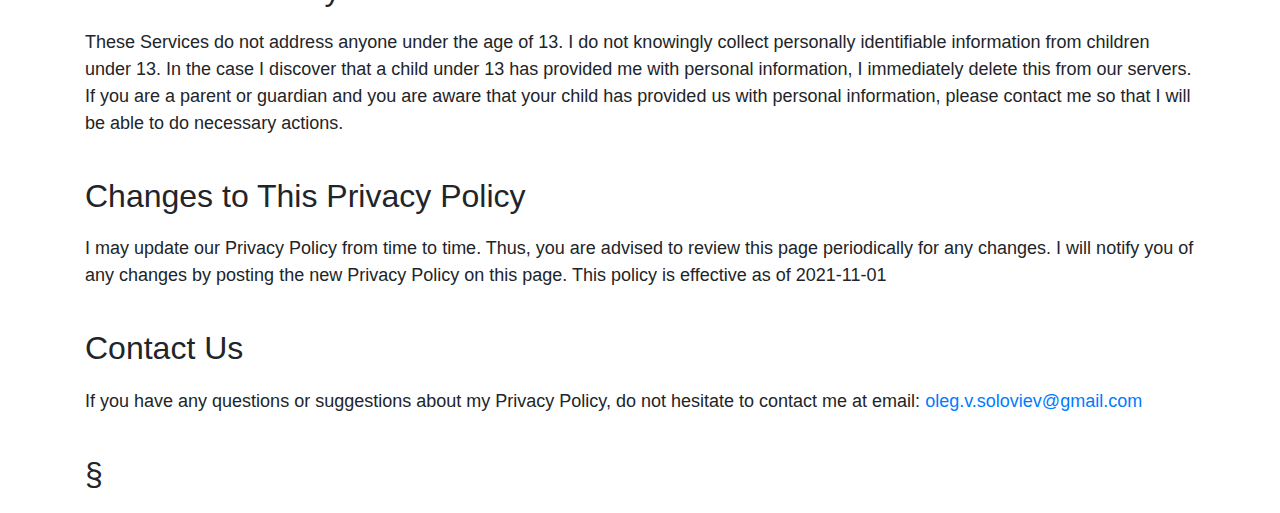
<file: lightlc/privacy/index.html>
<!DOCTYPE html>
    <html>
    <head>
      <title>Privacy Policy</title>
      <meta charset="utf-8">
      <meta http-equiv="X-UA-Compatible" content="IE=edge">
      <meta name="viewport" content="width=device-width, initial-scale=1">
      <link rel="stylesheet" href="https://stackpath.bootstrapcdn.com/bootstrap/4.3.1/css/bootstrap.min.css" integrity="sha384-ggOyR0iXCbMQv3Xipma34MD+dH/1fQ784/j6cY/iJTQUOhcWr7x9JvoRxT2MZw1T" crossorigin="anonymous">
      <style type="text/css">
        img{
          max-width: 100%;
          max-height: 100%;
        }
        h1{
          font-size:50px;
          margin-top: 30px;
          margin-bottom: 20px;
        }
        h2{
          margin-top: 40px;
          margin-bottom: 20px;
        }
        p {
          font-size: 18px;
        }
      </style>
    </head>
    <body>
      <div class="container" >
        <div class="row">
          <div class="col-12">
            <h1>Privacy Policy</h1>
          </div>
        </div>
      </div>
      <div class="container" >
        <div class="row">
          <div class="col-12">
            <p>Oleg Soloviev built the light lc app as a Free app. This SERVICE is provided by Oleg Soloviev at no cost and is intended for use as is.
            This page is used to inform visitors regarding my policies with the collection, use, and disclosure of Personal Information if anyone decided to use my Service.
            If you choose to use my Service, then you agree to the collection and use of information in relation to this policy. The Personal Information that I collect is used for providing and improving the Service. I will not use or share your information with anyone except as described in this Privacy Policy.
            The terms used in this Privacy Policy have the same meanings as in our Terms and Conditions, which is accessible at light lc app unless otherwise defined in this Privacy Policy.</p>
            <h2>Information Collection and Use</h2>
            <p>For a better experience, while using our Service, I may require you to provide us with certain personally identifiable information. The information that I request will be retained on your device and is not collected by me in any way.</p>
            <h2>Log Data</h2>
            <p>I want to inform you that whenever you use my Service, in a case of an error in the app I collect data and information (through third party products) on your phone called Log Data. This Log Data may include information such as your device Internet Protocol (“IP”) address, device name, operating system version, the configuration of the app when utilizing my Service, the time and date of your use of the Service, and other statistics.</p>
            <h2>Cookies</h2>
            <p>Cookies are files with a small amount of data that are commonly used as anonymous unique identifiers. These are sent to your browser from the websites that you visit and are stored on your device's internal memory.
            This Service does not use these “cookies” explicitly. However, the app may use third party code and libraries that use “cookies” to collect information and improve their services. You have the option to either accept or refuse these cookies and know when a cookie is being sent to your device. If you choose to refuse our cookies, you may not be able to use some portions of this Service.</p>
            <h2>Service Providers</h2>
            <p>I may employ third-party companies and individuals due to the following reasons:</p>
            <p><ul><li>To facilitate our Service;</li> <li>To provide the Service on our behalf;</li> <li>To perform Service-related services; or</li> <li>To assist us in analyzing how our Service is used.</li></ul></p>
            <p>I want to inform users of this Service that these third parties have access to your Personal Information. The reason is to perform the tasks assigned to them on our behalf. However, they are obligated not to disclose or use the information for any other purpose.</p>
            <h2>Security</h2>
            <p>I value your trust in providing us your Personal Information, thus we are striving to use commercially acceptable means of protecting it. But remember that no method of transmission over the internet, or method of electronic storage is 100% secure and reliable, and I cannot guarantee its absolute security.</p>
            <h2>Links to Other Sites</h2>
            <p>This Service may contain links to other sites. If you click on a third-party link, you will be directed to that site. Note that these external sites are not operated by me. Therefore, I strongly advise you to review the Privacy Policy of these websites. I have no control over and assume no responsibility for the content, privacy policies, or practices of any third-party sites or services.</p>
            <h2>Children’s Privacy</h2>
            <p>These Services do not address anyone under the age of 13. I do not knowingly collect personally identifiable information from children under 13. In the case I discover that a child under 13 has provided me with personal information, I immediately delete this from our servers. If you are a parent or guardian and you are aware that your child has provided us with personal information, please contact me so that I will be able to do necessary actions.</p>
            <h2>Changes to This Privacy Policy</h2>
            <p>I may update our Privacy Policy from time to time. Thus, you are advised to review this page periodically for any changes. I will notify you of any changes by posting the new Privacy Policy on this page.
            This policy is effective as of 2021-11-01</p>
            <h2>Contact Us</h2>
            <p>If you have any questions or suggestions about my Privacy Policy, do not hesitate to contact me at email: <a href="mailto: oleg.v.soloviev@gmail.com">oleg.v.soloviev@gmail.com</a></p>
            <h2>§</h2>
          </div>
        </div>
      </div>
    </body>
    </html>
</file>
